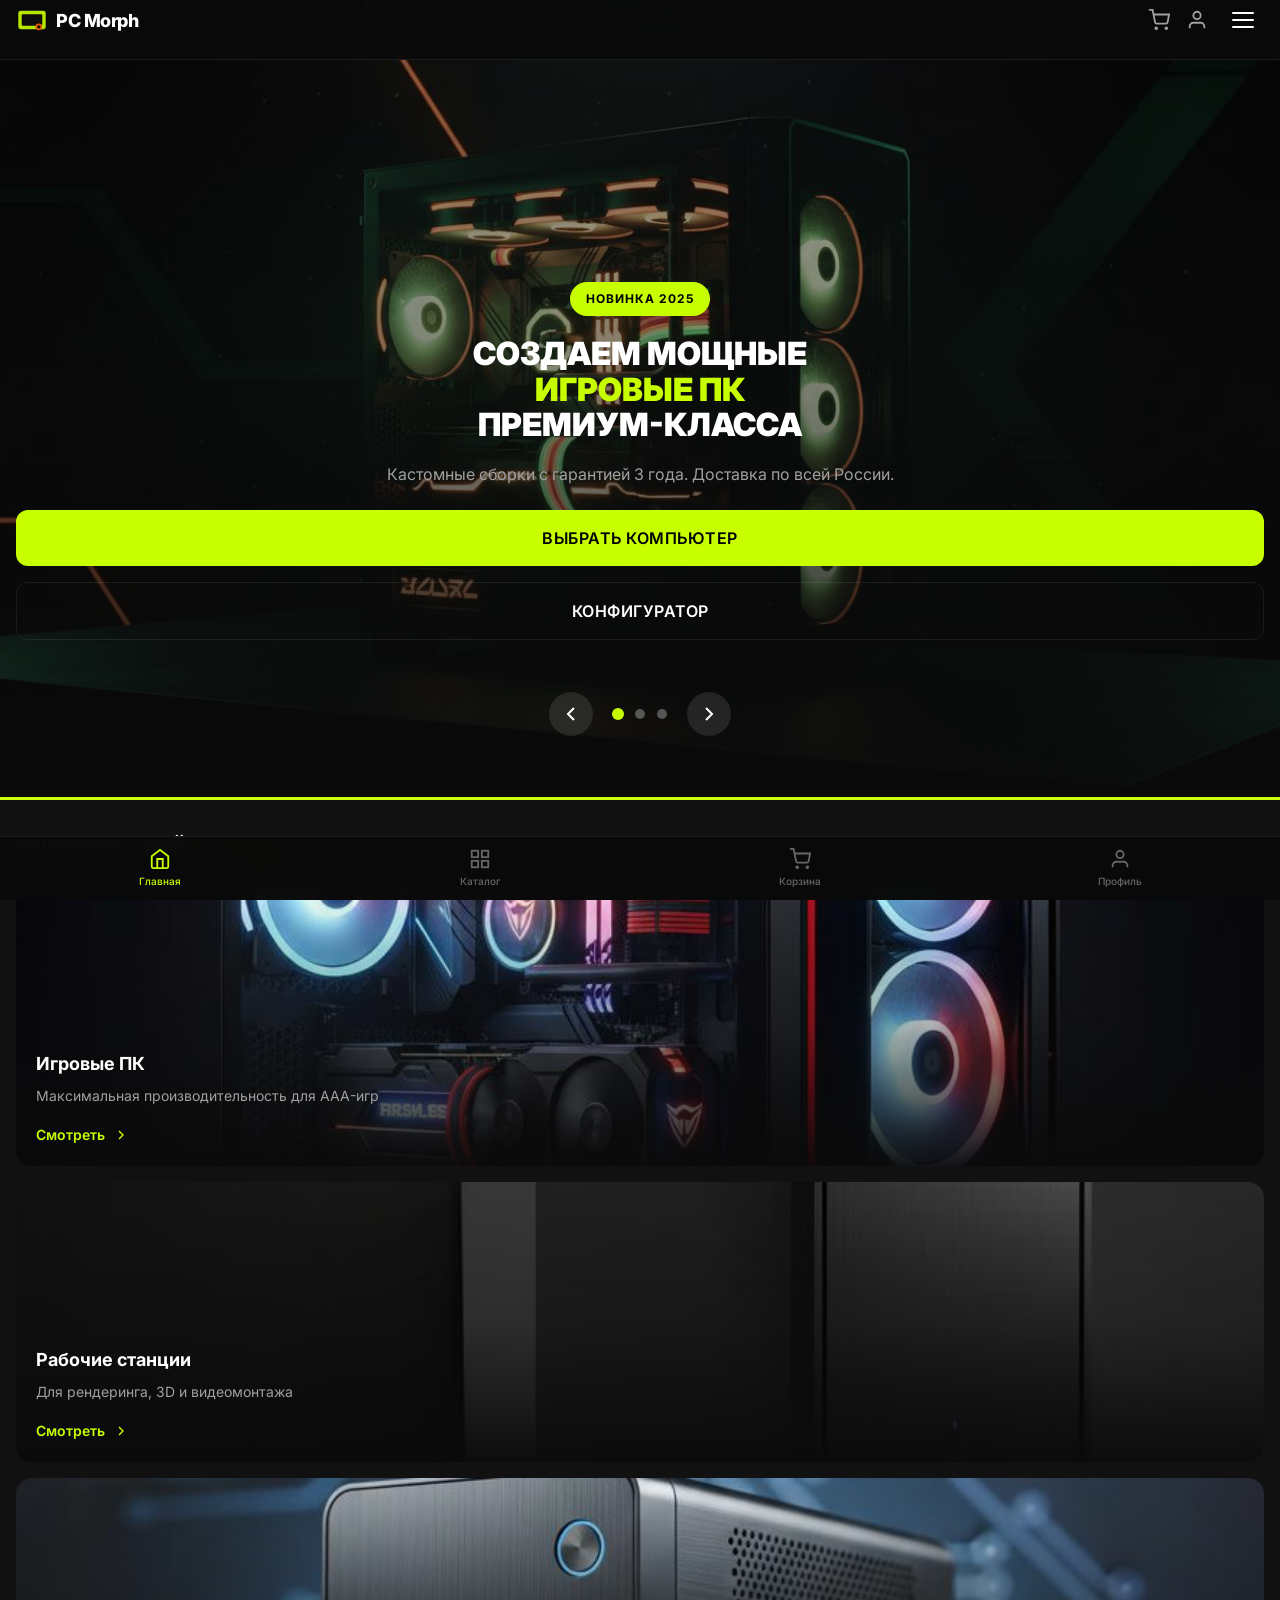
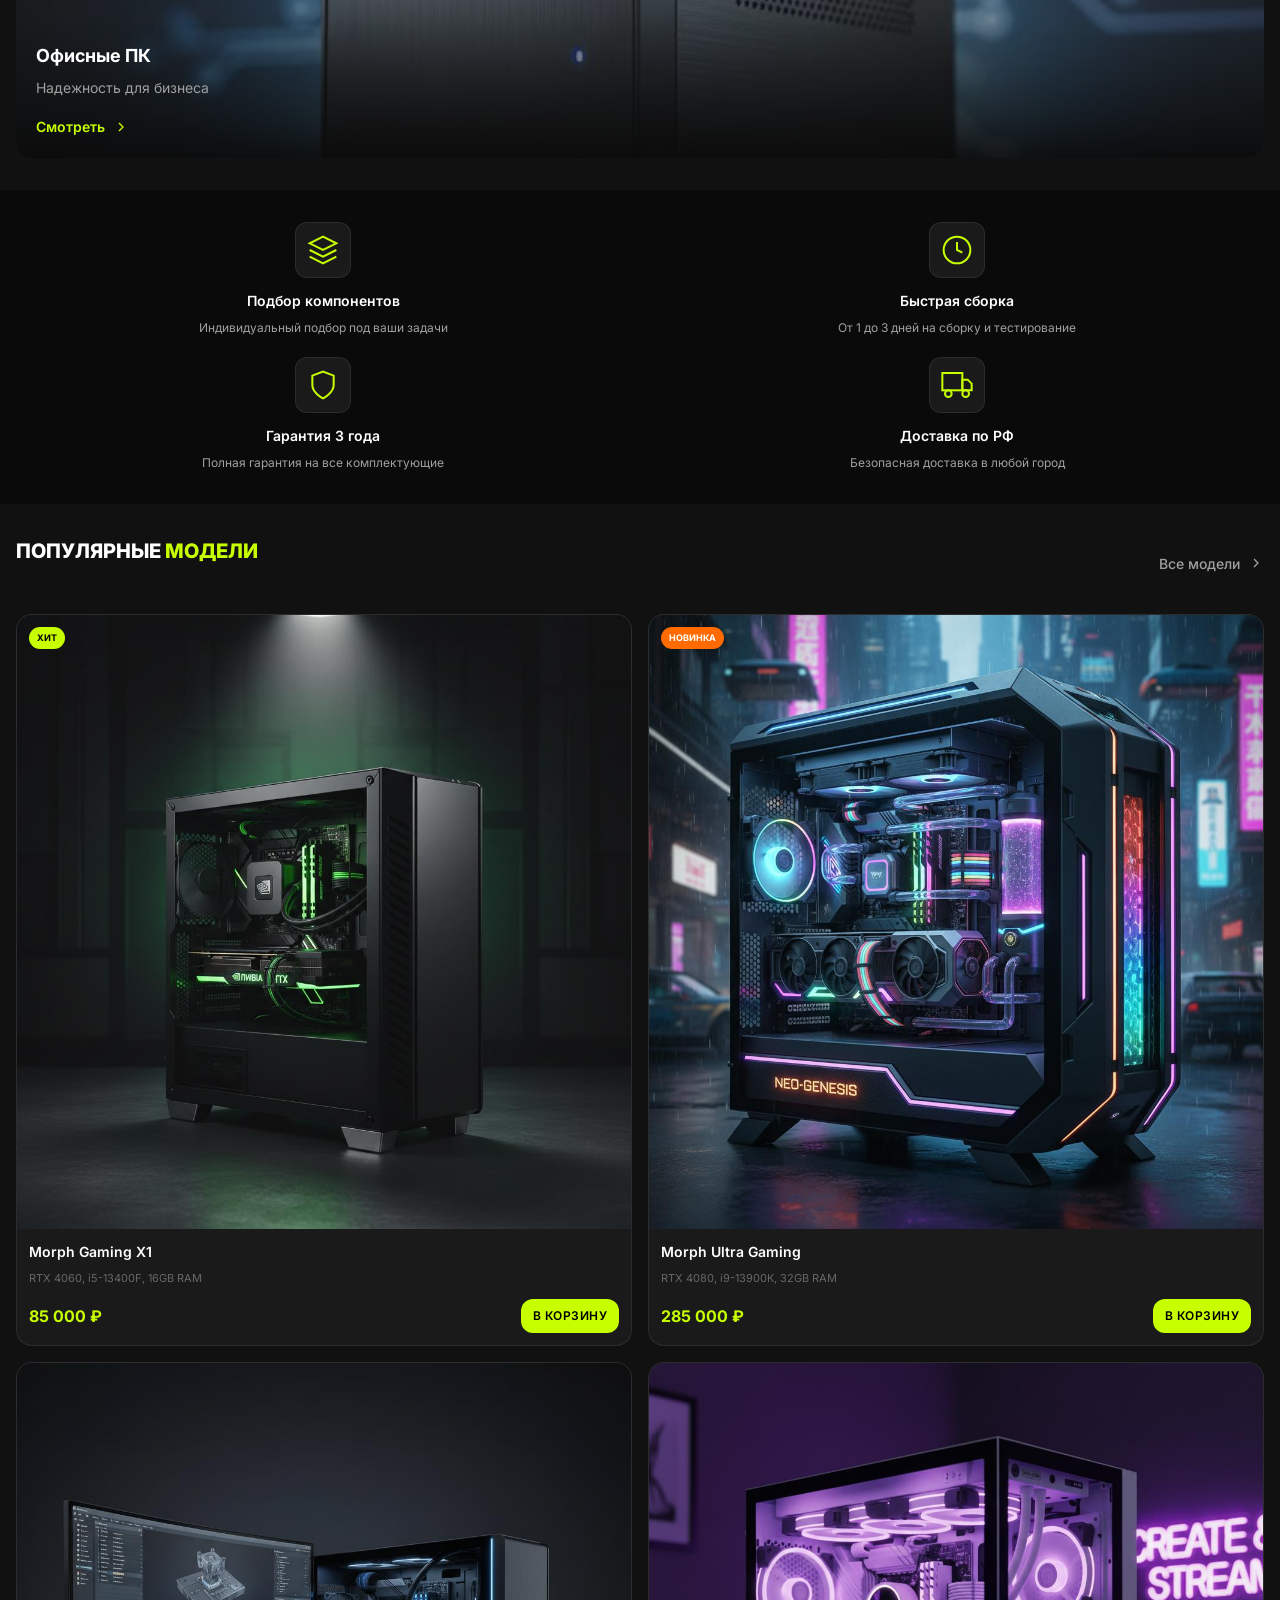
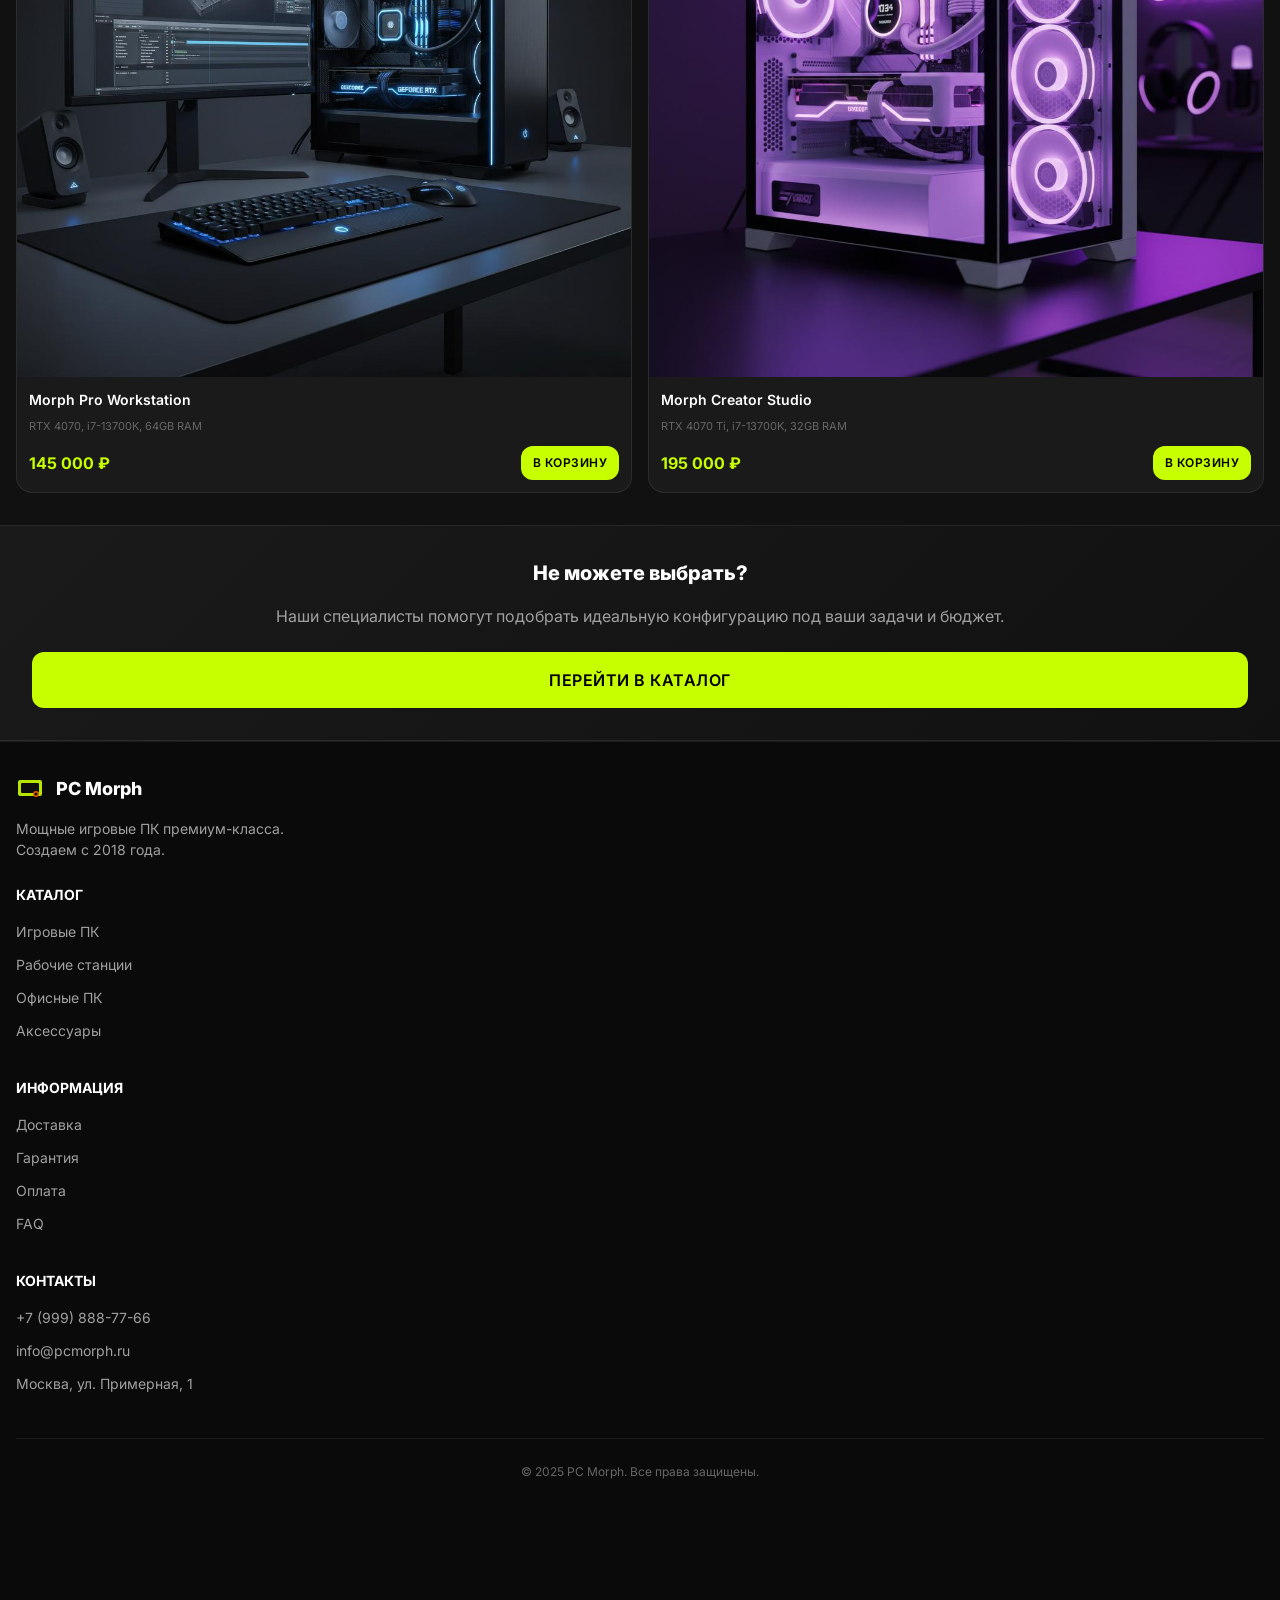
<file: index.html>
<!DOCTYPE html>
<html lang="ru">
<head>
    <meta charset="UTF-8">
    <meta name="viewport" content="width=device-width, initial-scale=1.0, maximum-scale=1.0, user-scalable=no">
    <meta name="theme-color" content="#0d0d0d">
    <meta name="apple-mobile-web-app-capable" content="yes">
    <meta name="apple-mobile-web-app-status-bar-style" content="black-translucent">
    
    <!-- SEO Meta Tags -->
    <title>PC Morph — Мощные игровые ПК премиум-класса под заказ из Казани</title>
    <meta name="description" content="Кастомные игровые ПК и рабочие станции премиум-класса. Гарантия 3 года, доставка по всей России. RTX 4060, 4070, 4080. Сборка от 1 дня.">
    <meta name="keywords" content="игровой компьютер, купить игровой ПК, мощный компьютер, RTX 4080, игровой ПК на заказ, рабочая станция, компьютер для игр, PC Morph">
    
    <!-- Open Graph -->
    <meta property="og:title" content="PC Morph — Мощные игровые ПК премиум-класса">
    <meta property="og:description" content="Кастомные сборки с гарантией 3 года. Доставка по всей России.">
    <meta property="og:type" content="website">
    <meta property="og:url" content="https://pcmorph.ru/">
    
    <link rel="stylesheet" href="style.css">
    <link rel="preconnect" href="https://fonts.googleapis.com">
    <link rel="preconnect" href="https://fonts.gstatic.com" crossorigin>
    <link href="https://fonts.googleapis.com/css2?family=Inter:wght@400;500;600;700;800;900&display=swap" rel="stylesheet">
</head>
<body>
    <!-- Header -->
    <header class="header">
        <div class="container">
            <div class="header__inner">
                <a href="index.html" class="logo">
                    <svg width="32" height="32" viewBox="0 0 28 28" fill="none" xmlns="http://www.w3.org/2000/svg">
                        <rect x="2" y="6" width="24" height="16" rx="2" fill="#b8e600"/>
                        <rect x="5" y="9" width="18" height="10" rx="1" fill="#0d0d0d"/>
                        <circle cx="20" cy="20" r="3" fill="#e65c00"/>
                        <circle cx="20" cy="20" r="1.5" fill="#0d0d0d"/>
                    </svg>
                    PC Morph
                </a>
                <div class="header__actions">
                    <a href="cart.html" class="header__icon">
                        <svg width="22" height="22" viewBox="0 0 24 24" fill="none" stroke="currentColor" stroke-width="2">
                            <circle cx="9" cy="21" r="1"/>
                            <circle cx="20" cy="21" r="1"/>
                            <path d="M1 1h4l2.68 13.39a2 2 0 0 0 2 1.61h9.72a2 2 0 0 0 2-1.61L23 6H6"/>
                        </svg>
                    </a>
                    <a href="profile.html" class="header__icon">
                        <svg width="22" height="22" viewBox="0 0 24 24" fill="none" stroke="currentColor" stroke-width="2">
                            <path d="M20 21v-2a4 4 0 0 0-4-4H8a4 4 0 0 0-4 4v2"/>
                            <circle cx="12" cy="7" r="4"/>
                        </svg>
                    </a>
                    <button class="mobile-menu-btn" id="menuBtn" aria-label="Menu">
                        <span></span>
                        <span></span>
                        <span></span>
                    </button>
                </div>
            </div>
        </div>
    </header>

    <!-- Mobile Menu -->
    <nav class="mobile-menu" id="mobileMenu">
        <a href="index.html" class="mobile-menu__link active">Главная</a>
        <a href="catalog.html" class="mobile-menu__link">Каталог</a>
        <a href="cart.html" class="mobile-menu__link">Корзина</a>
        <a href="profile.html" class="mobile-menu__link">Профиль</a>
    </nav>

    <!-- Hero Slider -->
    <section class="hero-slider">
        <div class="slider-container" id="slider">
            <!-- Slide 1 -->
            <div class="slide active" data-slide="0">
                <div class="slide__image">
                    <img src="img/slide1.jpg" alt="Gaming PC">
                </div>
                <div class="slide__overlay"></div>
                <div class="slide__content">
                    <span class="slide__badge">Новинка 2025</span>
                    <h1 class="slide__title">Создаем мощные<br><span>игровые ПК</span><br>премиум-класса</h1>
                    <p class="slide__desc">Кастомные сборки с гарантией 3 года. Доставка по всей России.</p>
                    <div class="slide__actions">
                        <a href="catalog.html" class="btn btn--primary btn--large">Выбрать компьютер</a>
                        <a href="catalog.html" class="btn btn--outline btn--large">Конфигуратор</a>
                    </div>
                </div>
            </div>
            
            <!-- Slide 2 -->
            <div class="slide" data-slide="1">
                <div class="slide__image">
                    <img src="img/slide2.jpg" alt="Workstation">
                </div>
                <div class="slide__overlay"></div>
                <div class="slide__content">
                    <span class="slide__badge">Для профессионалов</span>
                    <h1 class="slide__title">Рабочие станции<br><span>для рендеринга</span><br>и 3D моделирования</h1>
                    <p class="slide__desc">Максимальная производительность для ваших проектов.</p>
                    <div class="slide__actions">
                        <a href="catalog.html" class="btn btn--primary btn--large">Смотреть модели</a>
                    </div>
                </div>
            </div>
            
            <!-- Slide 3 -->
            <div class="slide" data-slide="2">
                <div class="slide__image">
                    <img src="img/slide3.jpg" alt="Custom Build">
                </div>
                <div class="slide__overlay"></div>
                <div class="slide__content">
                    <span class="slide__badge">Индивидуально</span>
                    <h1 class="slide__title">Сборка ПК<br><span>под ваши</span><br>задачи</h1>
                    <p class="slide__desc">Подберем компоненты под любой бюджет и требования.</p>
                    <div class="slide__actions">
                        <a href="catalog.html" class="btn btn--primary btn--large">Начать сборку</a>
                    </div>
                </div>
            </div>
        </div>
        
        <!-- Slider Controls -->
        <div class="slider-controls">
            <button class="slider-arrow slider-arrow--prev" id="sliderPrev">
                <svg width="24" height="24" viewBox="0 0 24 24" fill="none" stroke="currentColor" stroke-width="2">
                    <polyline points="15 18 9 12 15 6"/>
                </svg>
            </button>
            <div class="slider-dots" id="sliderDots">
                <button class="slider-dot active" data-slide="0"></button>
                <button class="slider-dot" data-slide="1"></button>
                <button class="slider-dot" data-slide="2"></button>
            </div>
            <button class="slider-arrow slider-arrow--next" id="sliderNext">
                <svg width="24" height="24" viewBox="0 0 24 24" fill="none" stroke="currentColor" stroke-width="2">
                    <polyline points="9 18 15 12 9 6"/>
                </svg>
            </button>
        </div>
        
        <!-- Slider Progress -->
        <div class="slider-progress">
            <div class="slider-progress__bar" id="sliderProgress"></div>
        </div>
    </section>

    <!-- Categories Section -->
    <section class="categories">
        <div class="container">
            <h2 class="section-title">Выберите свой <span>PC Morph</span></h2>
            <div class="categories__grid">
                <a href="catalog.html" class="category-card">
                    <div class="category-card__image">
                        <img src="img/category-gaming.jpg" alt="Игровые ПК">
                    </div>
                    <div class="category-card__overlay"></div>
                    <div class="category-card__content">
                        <h3 class="category-card__title">Игровые ПК</h3>
                        <p class="category-card__desc">Максимальная производительность для AAA-игр</p>
                        <span class="category-card__link">Смотреть <svg width="16" height="16" viewBox="0 0 24 24" fill="none" stroke="currentColor" stroke-width="2"><polyline points="9 18 15 12 9 6"/></svg></span>
                    </div>
                </a>
                <a href="catalog.html" class="category-card">
                    <div class="category-card__image">
                        <img src="img/category-workstation.jpg" alt="Рабочие станции">
                    </div>
                    <div class="category-card__overlay"></div>
                    <div class="category-card__content">
                        <h3 class="category-card__title">Рабочие станции</h3>
                        <p class="category-card__desc">Для рендеринга, 3D и видеомонтажа</p>
                        <span class="category-card__link">Смотреть <svg width="16" height="16" viewBox="0 0 24 24" fill="none" stroke="currentColor" stroke-width="2"><polyline points="9 18 15 12 9 6"/></svg></span>
                    </div>
                </a>
                <a href="catalog.html" class="category-card">
                    <div class="category-card__image">
                        <img src="img/category-office.jpg" alt="Офисные ПК">
                    </div>
                    <div class="category-card__overlay"></div>
                    <div class="category-card__content">
                        <h3 class="category-card__title">Офисные ПК</h3>
                        <p class="category-card__desc">Надежность для бизнеса</p>
                        <span class="category-card__link">Смотреть <svg width="16" height="16" viewBox="0 0 24 24" fill="none" stroke="currentColor" stroke-width="2"><polyline points="9 18 15 12 9 6"/></svg></span>
                    </div>
                </a>
            </div>
        </div>
    </section>

    <!-- Features Section -->
    <section class="features-section">
        <div class="container">
            <div class="features__grid">
                <div class="feature-item">
                    <div class="feature-item__icon">
                        <svg width="32" height="32" viewBox="0 0 24 24" fill="none" stroke="currentColor" stroke-width="1.5">
                            <path d="M12 2L2 7l10 5 10-5-10-5zM2 17l10 5 10-5M2 12l10 5 10-5"/>
                        </svg>
                    </div>
                    <h4 class="feature-item__title">Подбор компонентов</h4>
                    <p class="feature-item__desc">Индивидуальный подбор под ваши задачи</p>
                </div>
                <div class="feature-item">
                    <div class="feature-item__icon">
                        <svg width="32" height="32" viewBox="0 0 24 24" fill="none" stroke="currentColor" stroke-width="1.5">
                            <circle cx="12" cy="12" r="10"/>
                            <polyline points="12 6 12 12 16 14"/>
                        </svg>
                    </div>
                    <h4 class="feature-item__title">Быстрая сборка</h4>
                    <p class="feature-item__desc">От 1 до 3 дней на сборку и тестирование</p>
                </div>
                <div class="feature-item">
                    <div class="feature-item__icon">
                        <svg width="32" height="32" viewBox="0 0 24 24" fill="none" stroke="currentColor" stroke-width="1.5">
                            <path d="M12 22s8-4 8-10V5l-8-3-8 3v7c0 6 8 10 8 10z"/>
                        </svg>
                    </div>
                    <h4 class="feature-item__title">Гарантия 3 года</h4>
                    <p class="feature-item__desc">Полная гарантия на все комплектующие</p>
                </div>
                <div class="feature-item">
                    <div class="feature-item__icon">
                        <svg width="32" height="32" viewBox="0 0 24 24" fill="none" stroke="currentColor" stroke-width="1.5">
                            <rect x="1" y="3" width="15" height="13"/>
                            <polygon points="16 8 20 8 23 11 23 16 16 16 16 8"/>
                            <circle cx="5.5" cy="18.5" r="2.5"/>
                            <circle cx="18.5" cy="18.5" r="2.5"/>
                        </svg>
                    </div>
                    <h4 class="feature-item__title">Доставка по РФ</h4>
                    <p class="feature-item__desc">Безопасная доставка в любой город</p>
                </div>
            </div>
        </div>
    </section>

    <!-- Popular Products -->
    <section class="popular-products">
        <div class="container">
            <div class="section-header">
                <h2 class="section-title">Популярные <span>модели</span></h2>
                <a href="catalog.html" class="section-link">Все модели <svg width="16" height="16" viewBox="0 0 24 24" fill="none" stroke="currentColor" stroke-width="2"><polyline points="9 18 15 12 9 6"/></svg></a>
            </div>
            <div class="products__grid">
                <a href="product.html" class="product-card">
                    <div class="product-card__badge">Хит</div>
                    <div class="product-card__image">
                        <img src="img/pc-gaming-x1.jpg" alt="Morph Gaming X1">
                    </div>
                    <div class="product-card__content">
                        <h3 class="product-card__name">Morph Gaming X1</h3>
                        <p class="product-card__specs">RTX 4060, i5-13400F, 16GB RAM</p>
                        <div class="product-card__footer">
                            <span class="product-card__price">85 000 ₽</span>
                            <span class="btn btn--small" onclick="event.preventDefault(); event.stopPropagation(); addToCart('Morph Gaming X1')">В корзину</span>
                        </div>
                    </div>
                </a>
                <a href="product.html" class="product-card">
                    <div class="product-card__badge badge--new">Новинка</div>
                    <div class="product-card__image">
                        <img src="img/pc-ultra-gaming.jpg" alt="Morph Ultra Gaming">
                    </div>
                    <div class="product-card__content">
                        <h3 class="product-card__name">Morph Ultra Gaming</h3>
                        <p class="product-card__specs">RTX 4080, i9-13900K, 32GB RAM</p>
                        <div class="product-card__footer">
                            <span class="product-card__price">285 000 ₽</span>
                            <span class="btn btn--small" onclick="event.preventDefault(); event.stopPropagation(); addToCart('Morph Ultra Gaming')">В корзину</span>
                        </div>
                    </div>
                </a>
                <a href="product.html" class="product-card">
                    <div class="product-card__image">
                        <img src="img/pc-pro-workstation.jpg" alt="Morph Pro Workstation">
                    </div>
                    <div class="product-card__content">
                        <h3 class="product-card__name">Morph Pro Workstation</h3>
                        <p class="product-card__specs">RTX 4070, i7-13700K, 64GB RAM</p>
                        <div class="product-card__footer">
                            <span class="product-card__price">145 000 ₽</span>
                            <span class="btn btn--small" onclick="event.preventDefault(); event.stopPropagation(); addToCart('Morph Pro Workstation')">В корзину</span>
                        </div>
                    </div>
                </a>
                <a href="product.html" class="product-card">
                    <div class="product-card__image">
                        <img src="img/pc-creator-studio.jpg" alt="Morph Creator Studio">
                    </div>
                    <div class="product-card__content">
                        <h3 class="product-card__name">Morph Creator Studio</h3>
                        <p class="product-card__specs">RTX 4070 Ti, i7-13700K, 32GB RAM</p>
                        <div class="product-card__footer">
                            <span class="product-card__price">195 000 ₽</span>
                            <span class="btn btn--small" onclick="event.preventDefault(); event.stopPropagation(); addToCart('Morph Creator Studio')">В корзину</span>
                        </div>
                    </div>
                </a>
            </div>
        </div>
    </section>

    <!-- CTA Section -->
    <section class="cta-section">
        <div class="container">
            <div class="cta__content">
                <h2 class="cta__title">Не можете выбрать?</h2>
                <p class="cta__desc">Наши специалисты помогут подобрать идеальную конфигурацию под ваши задачи и бюджет.</p>
                <a href="catalog.html" class="btn btn--primary btn--large">Перейти в каталог</a>
            </div>
        </div>
    </section>

    <!-- Footer -->
    <footer class="footer">
        <div class="container">
            <div class="footer__grid">
                <div class="footer__col">
                    <a href="index.html" class="footer__logo">
                        <svg width="28" height="28" viewBox="0 0 28 28" fill="none" xmlns="http://www.w3.org/2000/svg">
                            <rect x="2" y="6" width="24" height="16" rx="2" fill="#b8e600"/>
                            <rect x="5" y="9" width="18" height="10" rx="1" fill="#0d0d0d"/>
                            <circle cx="20" cy="20" r="3" fill="#e65c00"/>
                            <circle cx="20" cy="20" r="1.5" fill="#0d0d0d"/>
                        </svg>
                        PC Morph
                    </a>
                    <p class="footer__text">Мощные игровые ПК премиум-класса. Создаем с 2018 года.</p>
                </div>
                <div class="footer__col">
                    <h4 class="footer__title">Каталог</h4>
                    <ul class="footer__links">
                        <li><a href="catalog.html">Игровые ПК</a></li>
                        <li><a href="catalog.html">Рабочие станции</a></li>
                        <li><a href="catalog.html">Офисные ПК</a></li>
                        <li><a href="catalog.html">Аксессуары</a></li>
                    </ul>
                </div>
                <div class="footer__col">
                    <h4 class="footer__title">Информация</h4>
                    <ul class="footer__links">
                        <li><a href="catalog.html">Доставка</a></li>
                        <li><a href="catalog.html">Гарантия</a></li>
                        <li><a href="catalog.html">Оплата</a></li>
                        <li><a href="catalog.html">FAQ</a></li>
                    </ul>
                </div>
                <div class="footer__col">
                    <h4 class="footer__title">Контакты</h4>
                    <ul class="footer__links">
                        <li>+7 (999) 888-77-66</li>
                        <li>info@pcmorph.ru</li>
                        <li>Москва, ул. Примерная, 1</li>
                    </ul>
                </div>
            </div>
            <div class="footer__bottom">
                <p>&copy; 2025 PC Morph. Все права защищены.</p>
            </div>
        </div>
    </footer>

    <!-- Bottom Navigation (Mobile) -->
    <nav class="bottom-nav">
        <a href="index.html" class="bottom-nav__item active">
            <svg class="bottom-nav__icon" viewBox="0 0 24 24" fill="none" stroke="currentColor" stroke-width="2">
                <path d="M3 9l9-7 9 7v11a2 2 0 0 1-2 2H5a2 2 0 0 1-2-2z"/>
                <polyline points="9 22 9 12 15 12 15 22"/>
            </svg>
            <span class="bottom-nav__label">Главная</span>
        </a>
        <a href="catalog.html" class="bottom-nav__item">
            <svg class="bottom-nav__icon" viewBox="0 0 24 24" fill="none" stroke="currentColor" stroke-width="2">
                <rect x="3" y="3" width="7" height="7"/>
                <rect x="14" y="3" width="7" height="7"/>
                <rect x="14" y="14" width="7" height="7"/>
                <rect x="3" y="14" width="7" height="7"/>
            </svg>
            <span class="bottom-nav__label">Каталог</span>
        </a>
        <a href="cart.html" class="bottom-nav__item">
            <svg class="bottom-nav__icon" viewBox="0 0 24 24" fill="none" stroke="currentColor" stroke-width="2">
                <circle cx="9" cy="21" r="1"/>
                <circle cx="20" cy="21" r="1"/>
                <path d="M1 1h4l2.68 13.39a2 2 0 0 0 2 1.61h9.72a2 2 0 0 0 2-1.61L23 6H6"/>
            </svg>
            <span class="bottom-nav__label">Корзина</span>
        </a>
        <a href="profile.html" class="bottom-nav__item">
            <svg class="bottom-nav__icon" viewBox="0 0 24 24" fill="none" stroke="currentColor" stroke-width="2">
                <path d="M20 21v-2a4 4 0 0 0-4-4H8a4 4 0 0 0-4 4v2"/>
                <circle cx="12" cy="7" r="4"/>
            </svg>
            <span class="bottom-nav__label">Профиль</span>
        </a>
    </nav>

    <script src="main.js"></script>
    <script>
        // Hero Slider
        const slider = document.getElementById('slider');
        const slides = document.querySelectorAll('.slide');
        const dots = document.querySelectorAll('.slider-dot');
        const prevBtn = document.getElementById('sliderPrev');
        const nextBtn = document.getElementById('sliderNext');
        const progressBar = document.getElementById('sliderProgress');
        
        let currentSlide = 0;
        let slideInterval;
        const slideDuration = 6000;
        
        function goToSlide(index) {
            slides.forEach((slide, i) => {
                slide.classList.toggle('active', i === index);
            });
            dots.forEach((dot, i) => {
                dot.classList.toggle('active', i === index);
            });
            currentSlide = index;
            resetProgress();
        }
        
        function nextSlide() {
            const next = (currentSlide + 1) % slides.length;
            goToSlide(next);
        }
        
        function prevSlide() {
            const prev = (currentSlide - 1 + slides.length) % slides.length;
            goToSlide(prev);
        }
        
        function resetProgress() {
            progressBar.style.transition = 'none';
            progressBar.style.width = '0%';
            setTimeout(() => {
                progressBar.style.transition = `width ${slideDuration}ms linear`;
                progressBar.style.width = '100%';
            }, 50);
        }
        
        function startSlider() {
            resetProgress();
            slideInterval = setInterval(nextSlide, slideDuration);
        }
        
        function stopSlider() {
            clearInterval(slideInterval);
        }
        
        prevBtn.addEventListener('click', () => {
            stopSlider();
            prevSlide();
            startSlider();
        });
        
        nextBtn.addEventListener('click', () => {
            stopSlider();
            nextSlide();
            startSlider();
        });
        
        dots.forEach((dot, index) => {
            dot.addEventListener('click', () => {
                stopSlider();
                goToSlide(index);
                startSlider();
            });
        });
        
        // Start slider
        startSlider();
    </script>
</body>
</html>
</file>
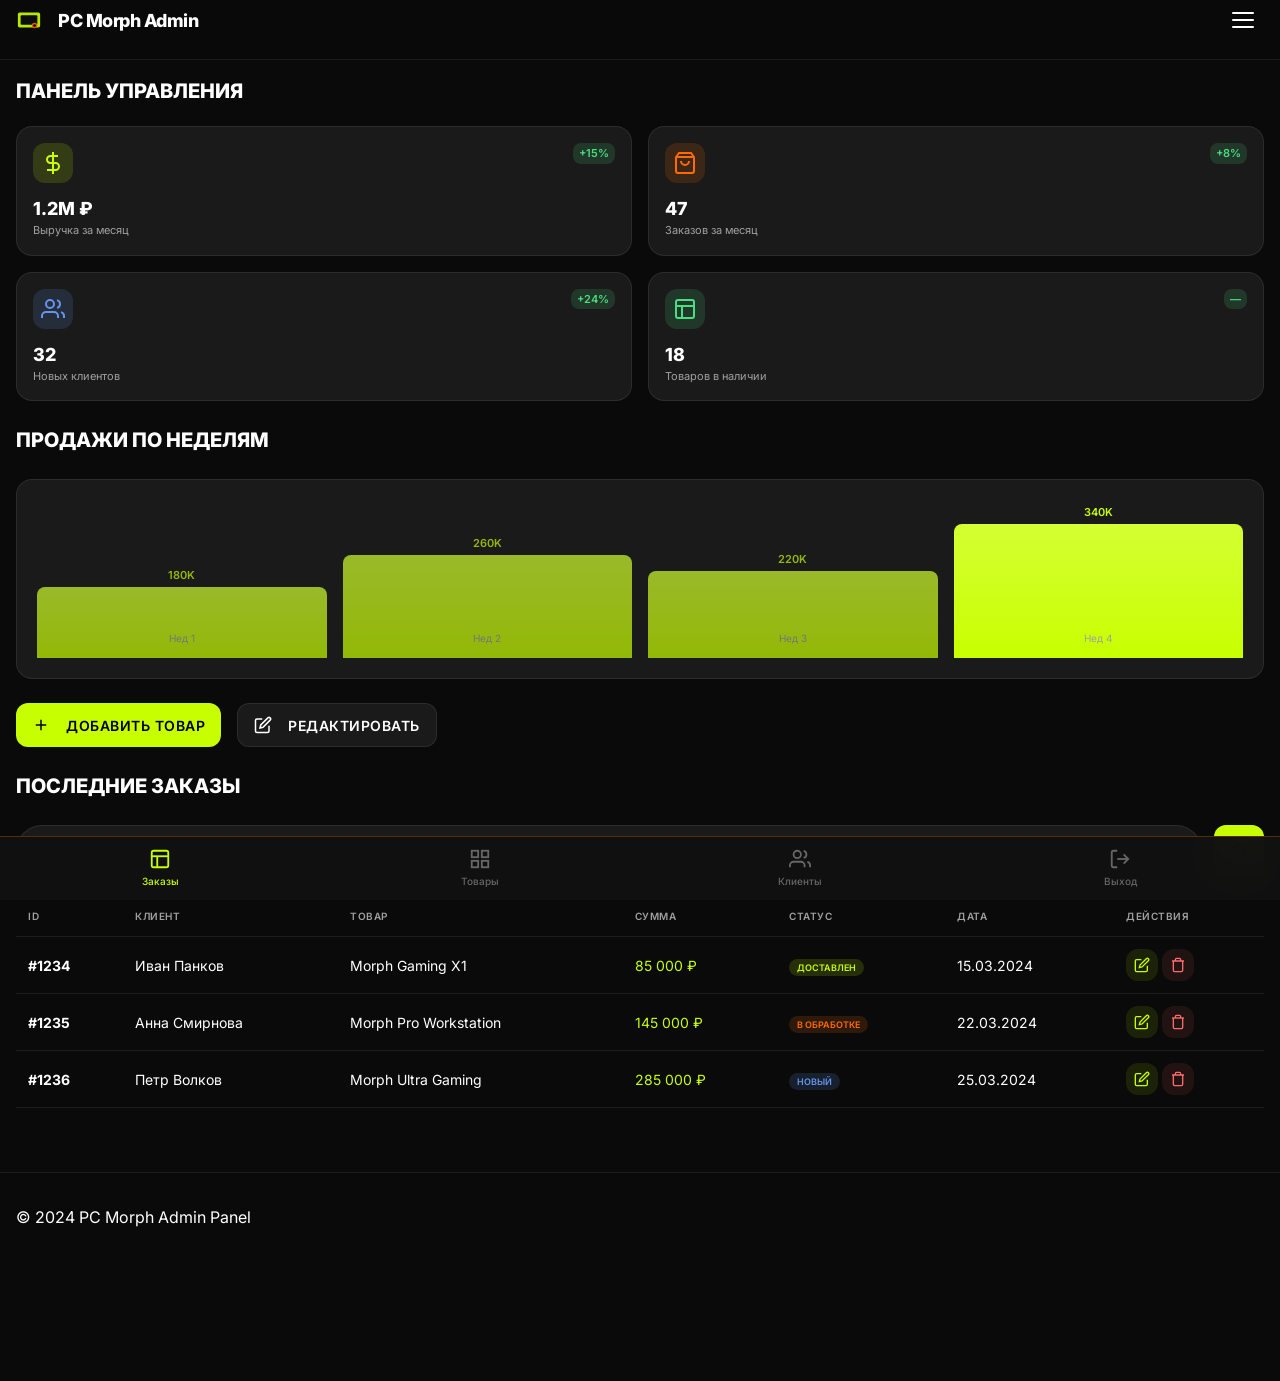
<file: admin.html>
<!DOCTYPE html>
<html lang="ru">
<head>
    <meta charset="UTF-8">
    <meta name="viewport" content="width=device-width, initial-scale=1.0, maximum-scale=1.0, user-scalable=no">
    <meta name="theme-color" content="#111111">
    <meta name="apple-mobile-web-app-capable" content="yes">
    <meta name="apple-mobile-web-app-status-bar-style" content="black-translucent">
    <!-- Robots -->
    <meta name="robots" content="noindex, nofollow">
    
    <link rel="stylesheet" href="style.css">
    <link rel="preconnect" href="https://fonts.googleapis.com">
    <link rel="preconnect" href="https://fonts.gstatic.com" crossorigin>
    <link href="https://fonts.googleapis.com/css2?family=Inter:wght@400;500;600;700;800;900&display=swap" rel="stylesheet">
</head>
<body>
    <header class="header header--admin">
        <div class="container">
            <div class="header__inner">
                <a href="index.html" class="logo"><svg width="26" height="26" viewBox="0 0 28 28" fill="none" xmlns="http://www.w3.org/2000/svg" style="margin-right:8px;vertical-align:middle;display:inline-block;"><rect x="2" y="6" width="24" height="16" rx="2" fill="#b8e600"/><rect x="5" y="9" width="18" height="10" rx="1" fill="#0d0d0d"/><circle cx="20" cy="20" r="3" fill="#e65c00"/><circle cx="20" cy="20" r="1.5" fill="#0d0d0d"/></svg>PC Morph Admin</a>
                <button class="mobile-menu-btn" id="menuBtn" aria-label="Menu">
                    <span></span>
                    <span></span>
                    <span></span>
                </button>
            </div>
        </div>
    </header>

    <nav class="mobile-menu" id="mobileMenu">
        <a href="admin.html" class="mobile-menu__link active">Заказы</a>
        <a href="catalog.html" class="mobile-menu__link">Товары</a>
        <a href="index.html" class="mobile-menu__link">На сайт</a>
    </nav>

    <main>
        <section class="admin">
            <div class="container">
                <h1 class="page-title">Панель управления</h1>
                
                <!-- Dashboard Stats -->
                <div class="dashboard">
                    <div class="dashboard__card">
                        <div class="dashboard__icon" style="background: rgba(200, 255, 0, 0.15); color: #c8ff00;">
                            <svg width="24" height="24" viewBox="0 0 24 24" fill="none" stroke="currentColor" stroke-width="2">
                                <line x1="12" y1="1" x2="12" y2="23"/>
                                <path d="M17 5H9.5a3.5 3.5 0 0 0 0 7h5a3.5 3.5 0 0 1 0 7H6"/>
                            </svg>
                        </div>
                        <div class="dashboard__info">
                            <span class="dashboard__value">1.2M ₽</span>
                            <span class="dashboard__label">Выручка за месяц</span>
                        </div>
                        <span class="dashboard__change positive">+15%</span>
                    </div>
                    
                    <div class="dashboard__card">
                        <div class="dashboard__icon" style="background: rgba(255, 107, 0, 0.15); color: #ff6b00;">
                            <svg width="24" height="24" viewBox="0 0 24 24" fill="none" stroke="currentColor" stroke-width="2">
                                <path d="M6 2L3 6v14a2 2 0 0 0 2 2h14a2 2 0 0 0 2-2V6l-3-4z"/>
                                <line x1="3" y1="6" x2="21" y2="6"/>
                                <path d="M16 10a4 4 0 0 1-8 0"/>
                            </svg>
                        </div>
                        <div class="dashboard__info">
                            <span class="dashboard__value">47</span>
                            <span class="dashboard__label">Заказов за месяц</span>
                        </div>
                        <span class="dashboard__change positive">+8%</span>
                    </div>
                    
                    <div class="dashboard__card">
                        <div class="dashboard__icon" style="background: rgba(100, 149, 237, 0.15); color: cornflowerblue;">
                            <svg width="24" height="24" viewBox="0 0 24 24" fill="none" stroke="currentColor" stroke-width="2">
                                <path d="M17 21v-2a4 4 0 0 0-4-4H5a4 4 0 0 0-4 4v2"/>
                                <circle cx="9" cy="7" r="4"/>
                                <path d="M23 21v-2a4 4 0 0 0-3-3.87"/>
                                <path d="M16 3.13a4 4 0 0 1 0 7.75"/>
                            </svg>
                        </div>
                        <div class="dashboard__info">
                            <span class="dashboard__value">32</span>
                            <span class="dashboard__label">Новых клиентов</span>
                        </div>
                        <span class="dashboard__change positive">+24%</span>
                    </div>
                    
                    <div class="dashboard__card">
                        <div class="dashboard__icon" style="background: rgba(74, 222, 128, 0.15); color: #4ade80;">
                            <svg width="24" height="24" viewBox="0 0 24 24" fill="none" stroke="currentColor" stroke-width="2">
                                <rect x="3" y="3" width="18" height="18" rx="2" ry="2"/>
                                <line x1="3" y1="9" x2="21" y2="9"/>
                                <line x1="9" y1="21" x2="9" y2="9"/>
                            </svg>
                        </div>
                        <div class="dashboard__info">
                            <span class="dashboard__value">18</span>
                            <span class="dashboard__label">Товаров в наличии</span>
                        </div>
                        <span class="dashboard__change">—</span>
                    </div>
                </div>

                <!-- Sales Chart -->
                <div class="chart-section">
                    <h2 class="section-title">Продажи по неделям</h2>
                    <div class="chart-container">
                        <div class="chart-bars">
                            <div class="chart-bar" style="height: 45%;">
                                <span class="chart-value">180K</span>
                                <span class="chart-label">Нед 1</span>
                            </div>
                            <div class="chart-bar" style="height: 65%;">
                                <span class="chart-value">260K</span>
                                <span class="chart-label">Нед 2</span>
                            </div>
                            <div class="chart-bar" style="height: 55%;">
                                <span class="chart-value">220K</span>
                                <span class="chart-label">Нед 3</span>
                            </div>
                            <div class="chart-bar active" style="height: 85%;">
                                <span class="chart-value">340K</span>
                                <span class="chart-label">Нед 4</span>
                            </div>
                        </div>
                    </div>
                </div>

                <!-- Action Buttons -->
                <div class="admin__actions">
                    <button class="btn btn--primary" onclick="showAddProductModal()">
                        <svg width="18" height="18" viewBox="0 0 24 24" fill="none" stroke="currentColor" stroke-width="2" style="margin-right: 8px;">
                            <line x1="12" y1="5" x2="12" y2="19"/>
                            <line x1="5" y1="12" x2="19" y2="12"/>
                        </svg>
                        Добавить товар
                    </button>
                    <button class="btn btn--secondary" onclick="showAddProductModal()">
                        <svg width="18" height="18" viewBox="0 0 24 24" fill="none" stroke="currentColor" stroke-width="2" style="margin-right: 8px;">
                            <path d="M11 4H4a2 2 0 0 0-2 2v14a2 2 0 0 0 2 2h14a2 2 0 0 0 2-2v-7"/>
                            <path d="M18.5 2.5a2.121 2.121 0 0 1 3 3L12 15l-4 1 1-4 9.5-9.5z"/>
                        </svg>
                        Редактировать
                    </button>
                </div>

                <!-- Orders Table -->
                <h2 class="section-title">Последние заказы</h2>
                
                <div class="admin__search">
                    <input type="text" class="search__input" placeholder="Поиск по ID, клиенту...">
                    <button class="btn btn--primary">
                        <svg width="18" height="18" viewBox="0 0 24 24" fill="none" stroke="currentColor" stroke-width="2.5">
                            <circle cx="11" cy="11" r="8"/>
                            <path d="m21 21-4.35-4.35"/>
                        </svg>
                    </button>
                </div>

                <div class="admin__table-wrapper">
                    <table class="admin__table">
                        <thead>
                            <tr>
                                <th>ID</th>
                                <th>Клиент</th>
                                <th>Товар</th>
                                <th>Сумма</th>
                                <th>Статус</th>
                                <th>Дата</th>
                                <th>Действия</th>
                            </tr>
                        </thead>
                        <tbody>
                            <tr>
                                <td><strong>#1234</strong></td>
                                <td>Иван Панков</td>
                                <td>Morph Gaming X1</td>
                                <td class="text-accent">85 000 ₽</td>
                                <td><span class="status-badge status--delivered">Доставлен</span></td>
                                <td>15.03.2024</td>
                                <td>
                                    <button class="btn btn--small btn--edit" onclick="editOrder(1234)" aria-label="Редактировать">
                                        <svg width="16" height="16" viewBox="0 0 24 24" fill="none" stroke="currentColor" stroke-width="2">
                                            <path d="M11 4H4a2 2 0 0 0-2 2v14a2 2 0 0 0 2 2h14a2 2 0 0 0 2-2v-7"/>
                                            <path d="M18.5 2.5a2.121 2.121 0 0 1 3 3L12 15l-4 1 1-4 9.5-9.5z"/>
                                        </svg>
                                    </button>
                                    <button class="btn btn--small btn--delete" onclick="deleteOrder(1234)" aria-label="Удалить">
                                        <svg width="16" height="16" viewBox="0 0 24 24" fill="none" stroke="currentColor" stroke-width="2">
                                            <polyline points="3 6 5 6 21 6"/>
                                            <path d="M19 6v14a2 2 0 0 1-2 2H7a2 2 0 0 1-2-2V6m3 0V4a2 2 0 0 1 2-2h4a2 2 0 0 1 2 2v2"/>
                                        </svg>
                                    </button>
                                </td>
                            </tr>
                            <tr>
                                <td><strong>#1235</strong></td>
                                <td>Анна Смирнова</td>
                                <td>Morph Pro Workstation</td>
                                <td class="text-accent">145 000 ₽</td>
                                <td><span class="status-badge status--processing">В обработке</span></td>
                                <td>22.03.2024</td>
                                <td>
                                    <button class="btn btn--small btn--edit" onclick="editOrder(1235)" aria-label="Редактировать">
                                        <svg width="16" height="16" viewBox="0 0 24 24" fill="none" stroke="currentColor" stroke-width="2">
                                            <path d="M11 4H4a2 2 0 0 0-2 2v14a2 2 0 0 0 2 2h14a2 2 0 0 0 2-2v-7"/>
                                            <path d="M18.5 2.5a2.121 2.121 0 0 1 3 3L12 15l-4 1 1-4 9.5-9.5z"/>
                                        </svg>
                                    </button>
                                    <button class="btn btn--small btn--delete" onclick="deleteOrder(1235)" aria-label="Удалить">
                                        <svg width="16" height="16" viewBox="0 0 24 24" fill="none" stroke="currentColor" stroke-width="2">
                                            <polyline points="3 6 5 6 21 6"/>
                                            <path d="M19 6v14a2 2 0 0 1-2 2H7a2 2 0 0 1-2-2V6m3 0V4a2 2 0 0 1 2-2h4a2 2 0 0 1 2 2v2"/>
                                        </svg>
                                    </button>
                                </td>
                            </tr>
                            <tr>
                                <td><strong>#1236</strong></td>
                                <td>Петр Волков</td>
                                <td>Morph Ultra Gaming</td>
                                <td class="text-accent">285 000 ₽</td>
                                <td><span class="status-badge status--new">Новый</span></td>
                                <td>25.03.2024</td>
                                <td>
                                    <button class="btn btn--small btn--edit" onclick="editOrder(1236)" aria-label="Редактировать">
                                        <svg width="16" height="16" viewBox="0 0 24 24" fill="none" stroke="currentColor" stroke-width="2">
                                            <path d="M11 4H4a2 2 0 0 0-2 2v14a2 2 0 0 0 2 2h14a2 2 0 0 0 2-2v-7"/>
                                            <path d="M18.5 2.5a2.121 2.121 0 0 1 3 3L12 15l-4 1 1-4 9.5-9.5z"/>
                                        </svg>
                                    </button>
                                    <button class="btn btn--small btn--delete" onclick="deleteOrder(1236)" aria-label="Удалить">
                                        <svg width="16" height="16" viewBox="0 0 24 24" fill="none" stroke="currentColor" stroke-width="2">
                                            <polyline points="3 6 5 6 21 6"/>
                                            <path d="M19 6v14a2 2 0 0 1-2 2H7a2 2 0 0 1-2-2V6m3 0V4a2 2 0 0 1 2-2h4a2 2 0 0 1 2 2v2"/>
                                        </svg>
                                    </button>
                                </td>
                            </tr>
                        </tbody>
                    </table>
                </div>
            </div>
        </section>
    </main>

    <nav class="bottom-nav" style="background: rgba(17, 17, 17, 0.98); border-top-color: rgba(255, 107, 0, 0.3);">
        <a href="admin.html" class="bottom-nav__item active">
            <svg class="bottom-nav__icon" viewBox="0 0 24 24" fill="none" stroke="currentColor" stroke-width="2">
                <rect x="3" y="3" width="18" height="18" rx="2" ry="2"/>
                <line x1="3" y1="9" x2="21" y2="9"/>
                <line x1="9" y1="21" x2="9" y2="9"/>
            </svg>
            <span class="bottom-nav__label">Заказы</span>
        </a>
        <a href="catalog.html" class="bottom-nav__item">
            <svg class="bottom-nav__icon" viewBox="0 0 24 24" fill="none" stroke="currentColor" stroke-width="2">
                <rect x="3" y="3" width="7" height="7"/>
                <rect x="14" y="3" width="7" height="7"/>
                <rect x="14" y="14" width="7" height="7"/>
                <rect x="3" y="14" width="7" height="7"/>
            </svg>
            <span class="bottom-nav__label">Товары</span>
        </a>
        <a href="#" class="bottom-nav__item">
            <svg class="bottom-nav__icon" viewBox="0 0 24 24" fill="none" stroke="currentColor" stroke-width="2">
                <path d="M17 21v-2a4 4 0 0 0-4-4H5a4 4 0 0 0-4 4v2"/>
                <circle cx="9" cy="7" r="4"/>
                <path d="M23 21v-2a4 4 0 0 0-3-3.87"/>
                <path d="M16 3.13a4 4 0 0 1 0 7.75"/>
            </svg>
            <span class="bottom-nav__label">Клиенты</span>
        </a>
        <a href="index.html" class="bottom-nav__item">
            <svg class="bottom-nav__icon" viewBox="0 0 24 24" fill="none" stroke="currentColor" stroke-width="2">
                <path d="M9 21H5a2 2 0 0 1-2-2V5a2 2 0 0 1 2-2h4"/>
                <polyline points="16 17 21 12 16 7"/>
                <line x1="21" y1="12" x2="9" y2="12"/>
            </svg>
            <span class="bottom-nav__label">Выход</span>
        </a>
    </nav>

    <footer class="footer">
        <div class="container">
            <p>&copy; 2024 PC Morph Admin Panel</p>
        </div>
    </footer>

    <!-- Add Product Modal -->
    <div class="modal" id="addProductModal" style="display: none;">
        <div class="modal__overlay" onclick="closeAddProductModal()"></div>
        <div class="modal__content">
            <div class="modal__header">
                <h3>Добавить товар</h3>
                <button class="modal__close" onclick="closeAddProductModal()">
                    <svg width="24" height="24" viewBox="0 0 24 24" fill="none" stroke="currentColor" stroke-width="2">
                        <line x1="18" y1="6" x2="6" y2="18"/>
                        <line x1="6" y1="6" x2="18" y2="18"/>
                    </svg>
                </button>
            </div>
            <div class="modal__body">
                <div class="form-group">
                    <label>Название товара</label>
                    <input type="text" class="form-input" placeholder="Например: Morph Gaming Pro">
                </div>
                <div class="form-group">
                    <label>Категория</label>
                    <select class="form-input">
                        <option>Игровые ПК</option>
                        <option>Рабочие станции</option>
                        <option>Офисные ПК</option>
                    </select>
                </div>
                <div class="form-row">
                    <div class="form-group">
                        <label>Цена</label>
                        <input type="number" class="form-input" placeholder="85000">
                    </div>
                    <div class="form-group">
                        <label>Количество</label>
                        <input type="number" class="form-input" placeholder="10">
                    </div>
                </div>
                <div class="form-group">
                    <label>Характеристики</label>
                    <textarea class="form-input" rows="3" placeholder="RTX 4060, i5-13400F, 16GB RAM..."></textarea>
                </div>
            </div>
            <div class="modal__footer">
                <button class="btn btn--outline" onclick="closeAddProductModal()">Отмена</button>
                <button class="btn btn--primary" onclick="saveProduct()">Сохранить</button>
            </div>
        </div>
    </div>

    <script src="main.js"></script>
    <script>
        function showAddProductModal() {
            document.getElementById('addProductModal').style.display = 'flex';
        }
        
        function closeAddProductModal() {
            document.getElementById('addProductModal').style.display = 'none';
        }
        
        function saveProduct() {
            showNotification('Товар успешно добавлен!', 'success');
            closeAddProductModal();
        }
    </script>
</body>
</html>
</file>
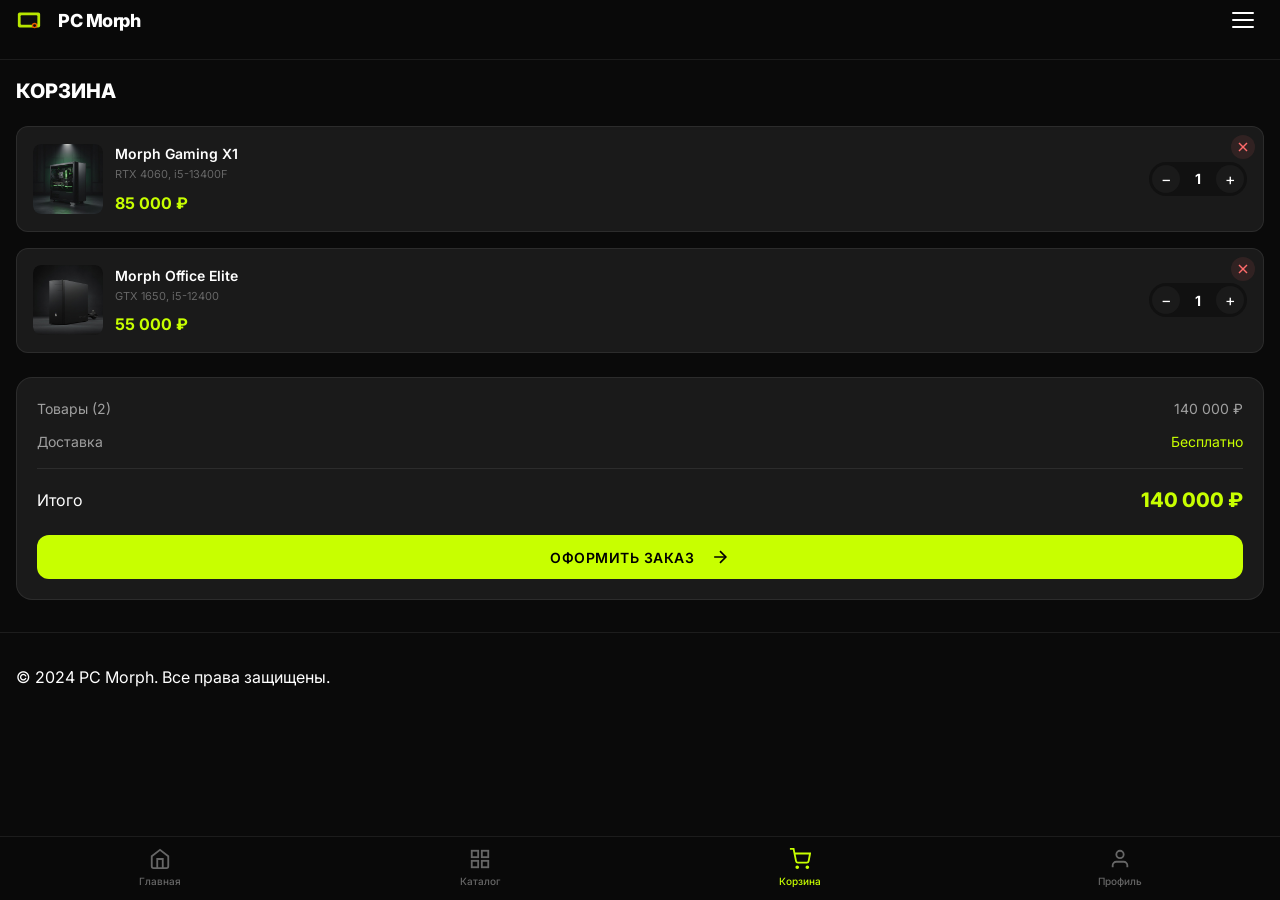
<file: cart.html>
<!DOCTYPE html>
<html lang="ru">
<head>
    <meta charset="UTF-8">
    <meta name="viewport" content="width=device-width, initial-scale=1.0, maximum-scale=1.0, user-scalable=no">
    <meta name="theme-color" content="#0a0a0a">
    <meta name="apple-mobile-web-app-capable" content="yes">
    <meta name="apple-mobile-web-app-status-bar-style" content="black-translucent">
    
    <!-- SEO Meta Tags -->
    <title>Корзина — PC Morph | Оформление заказа</title>
    <meta name="description" content="Ваша корзина покупок в PC Morph. Оформите заказ на игровые ПК и рабочие станции. Быстрая доставка по России. Гарантия 3 года.">
    <meta name="keywords" content="корзина, оформить заказ, купить игровой ПК, корзина PC Morph, заказ компьютера">
    
    <!-- Open Graph -->
    <meta property="og:title" content="Корзина — PC Morph">
    <meta property="og:description" content="Ваша корзина покупок. Оформите заказ на мощный игровой ПК.">
    <meta property="og:type" content="website">
    <meta property="og:url" content="https://pcmorph.ru/cart.html">
    
    <link rel="stylesheet" href="style.css">
    <link rel="preconnect" href="https://fonts.googleapis.com">
    <link rel="preconnect" href="https://fonts.gstatic.com" crossorigin>
    <link href="https://fonts.googleapis.com/css2?family=Inter:wght@400;500;600;700;800;900&display=swap" rel="stylesheet">
</head>
<body>
    <header class="header">
        <div class="container">
            <div class="header__inner">
                <a href="index.html" class="logo"><svg width="26" height="26" viewBox="0 0 28 28" fill="none" xmlns="http://www.w3.org/2000/svg" style="margin-right:8px;vertical-align:middle;display:inline-block;"><rect x="2" y="6" width="24" height="16" rx="2" fill="#b8e600"/><rect x="5" y="9" width="18" height="10" rx="1" fill="#0d0d0d"/><circle cx="20" cy="20" r="3" fill="#e65c00"/><circle cx="20" cy="20" r="1.5" fill="#0d0d0d"/></svg>PC Morph</a>
                <button class="mobile-menu-btn" id="menuBtn" aria-label="Menu">
                    <span></span>
                    <span></span>
                    <span></span>
                </button>
            </div>
        </div>
    </header>

    <nav class="mobile-menu" id="mobileMenu">
        <a href="index.html" class="mobile-menu__link">Главная</a>
        <a href="catalog.html" class="mobile-menu__link">Каталог</a>
        <a href="cart.html" class="mobile-menu__link active">Корзина</a>
        <a href="profile.html" class="mobile-menu__link">Профиль</a>
    </nav>

    <main>
        <section class="cart">
            <div class="container">
                <h1 class="page-title">Корзина</h1>
                
                <div class="cart__items" id="cartItems">
                    <div class="cart-item">
                        <div class="cart-item__image"><img src="img/pc-gaming-x1.jpg" alt="Morph Gaming X1" style="width:100%;height:100%;object-fit:cover;border-radius:var(--radius-sm);"></div>
                        <div class="cart-item__info">
                            <h3 class="cart-item__name">Morph Gaming X1</h3>
                            <p class="cart-item__specs">RTX 4060, i5-13400F</p>
                            <p class="cart-item__price">85 000 ₽</p>
                        </div>
                        <div class="cart-item__quantity">
                            <button class="quantity-btn" onclick="changeQuantity(-1)">−</button>
                            <span class="quantity-value">1</span>
                            <button class="quantity-btn" onclick="changeQuantity(1)">+</button>
                        </div>
                        <button class="cart-item__remove" onclick="removeItem()" aria-label="Удалить">
                            <svg width="16" height="16" viewBox="0 0 24 24" fill="none" stroke="currentColor" stroke-width="2">
                                <line x1="18" y1="6" x2="6" y2="18"/>
                                <line x1="6" y1="6" x2="18" y2="18"/>
                            </svg>
                        </button>
                    </div>

                    <div class="cart-item">
                        <div class="cart-item__image"><img src="img/pc-office-elite.jpg" alt="Morph Office Elite" style="width:100%;height:100%;object-fit:cover;border-radius:var(--radius-sm);"></div>
                        <div class="cart-item__info">
                            <h3 class="cart-item__name">Morph Office Elite</h3>
                            <p class="cart-item__specs">GTX 1650, i5-12400</p>
                            <p class="cart-item__price">55 000 ₽</p>
                        </div>
                        <div class="cart-item__quantity">
                            <button class="quantity-btn" onclick="changeQuantity(-1)">−</button>
                            <span class="quantity-value">1</span>
                            <button class="quantity-btn" onclick="changeQuantity(1)">+</button>
                        </div>
                        <button class="cart-item__remove" onclick="removeItem()" aria-label="Удалить">
                            <svg width="16" height="16" viewBox="0 0 24 24" fill="none" stroke="currentColor" stroke-width="2">
                                <line x1="18" y1="6" x2="6" y2="18"/>
                                <line x1="6" y1="6" x2="18" y2="18"/>
                            </svg>
                        </button>
                    </div>
                </div>

                <div class="cart__summary">
                    <div class="cart__row">
                        <span>Товары (2)</span>
                        <span>140 000 ₽</span>
                    </div>
                    <div class="cart__row">
                        <span>Доставка</span>
                        <span class="text-accent">Бесплатно</span>
                    </div>
                    <div class="cart__total">
                        <span>Итого</span>
                        <span class="cart__total-price" id="totalPrice">140 000 ₽</span>
                    </div>
                    <button class="btn btn--primary btn--full" onclick="checkout()">
                        Оформить заказ
                        <svg width="20" height="20" viewBox="0 0 24 24" fill="none" stroke="currentColor" stroke-width="2" style="margin-left: 8px;">
                            <line x1="5" y1="12" x2="19" y2="12"/>
                            <polyline points="12 5 19 12 12 19"/>
                        </svg>
                    </button>
                </div>
            </div>
        </section>
    </main>

    <nav class="bottom-nav">
        <a href="index.html" class="bottom-nav__item">
            <svg class="bottom-nav__icon" viewBox="0 0 24 24" fill="none" stroke="currentColor" stroke-width="2">
                <path d="M3 9l9-7 9 7v11a2 2 0 0 1-2 2H5a2 2 0 0 1-2-2z"/>
                <polyline points="9 22 9 12 15 12 15 22"/>
            </svg>
            <span class="bottom-nav__label">Главная</span>
        </a>
        <a href="catalog.html" class="bottom-nav__item">
            <svg class="bottom-nav__icon" viewBox="0 0 24 24" fill="none" stroke="currentColor" stroke-width="2">
                <rect x="3" y="3" width="7" height="7"/>
                <rect x="14" y="3" width="7" height="7"/>
                <rect x="14" y="14" width="7" height="7"/>
                <rect x="3" y="14" width="7" height="7"/>
            </svg>
            <span class="bottom-nav__label">Каталог</span>
        </a>
        <a href="cart.html" class="bottom-nav__item active">
            <svg class="bottom-nav__icon" viewBox="0 0 24 24" fill="none" stroke="currentColor" stroke-width="2">
                <circle cx="9" cy="21" r="1"/>
                <circle cx="20" cy="21" r="1"/>
                <path d="M1 1h4l2.68 13.39a2 2 0 0 0 2 1.61h9.72a2 2 0 0 0 2-1.61L23 6H6"/>
            </svg>
            <span class="bottom-nav__label">Корзина</span>
        </a>
        <a href="profile.html" class="bottom-nav__item">
            <svg class="bottom-nav__icon" viewBox="0 0 24 24" fill="none" stroke="currentColor" stroke-width="2">
                <path d="M20 21v-2a4 4 0 0 0-4-4H8a4 4 0 0 0-4 4v2"/>
                <circle cx="12" cy="7" r="4"/>
            </svg>
            <span class="bottom-nav__label">Профиль</span>
        </a>
    </nav>

    <footer class="footer">
        <div class="container">
            <p>&copy; 2024 PC Morph. Все права защищены.</p>
        </div>
    </footer>

    <script src="main.js"></script>
</body>
</html>
</file>
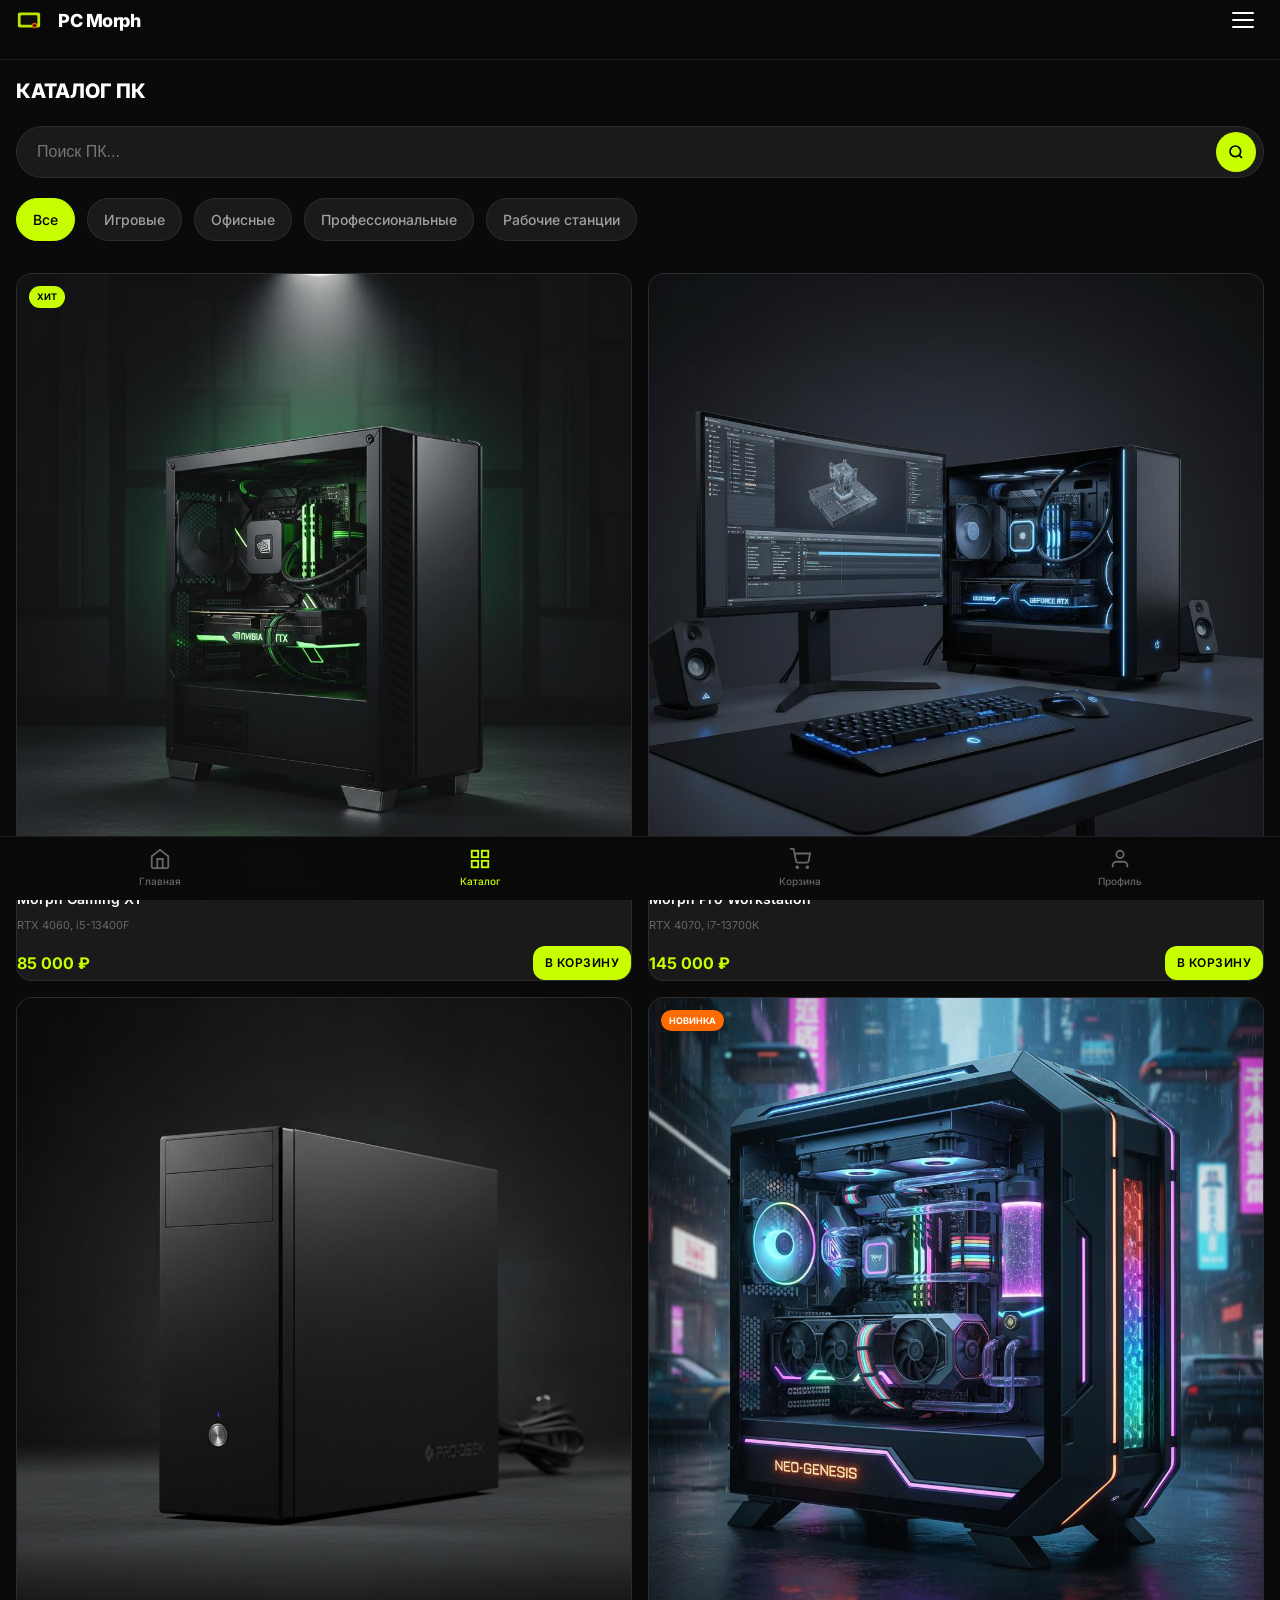
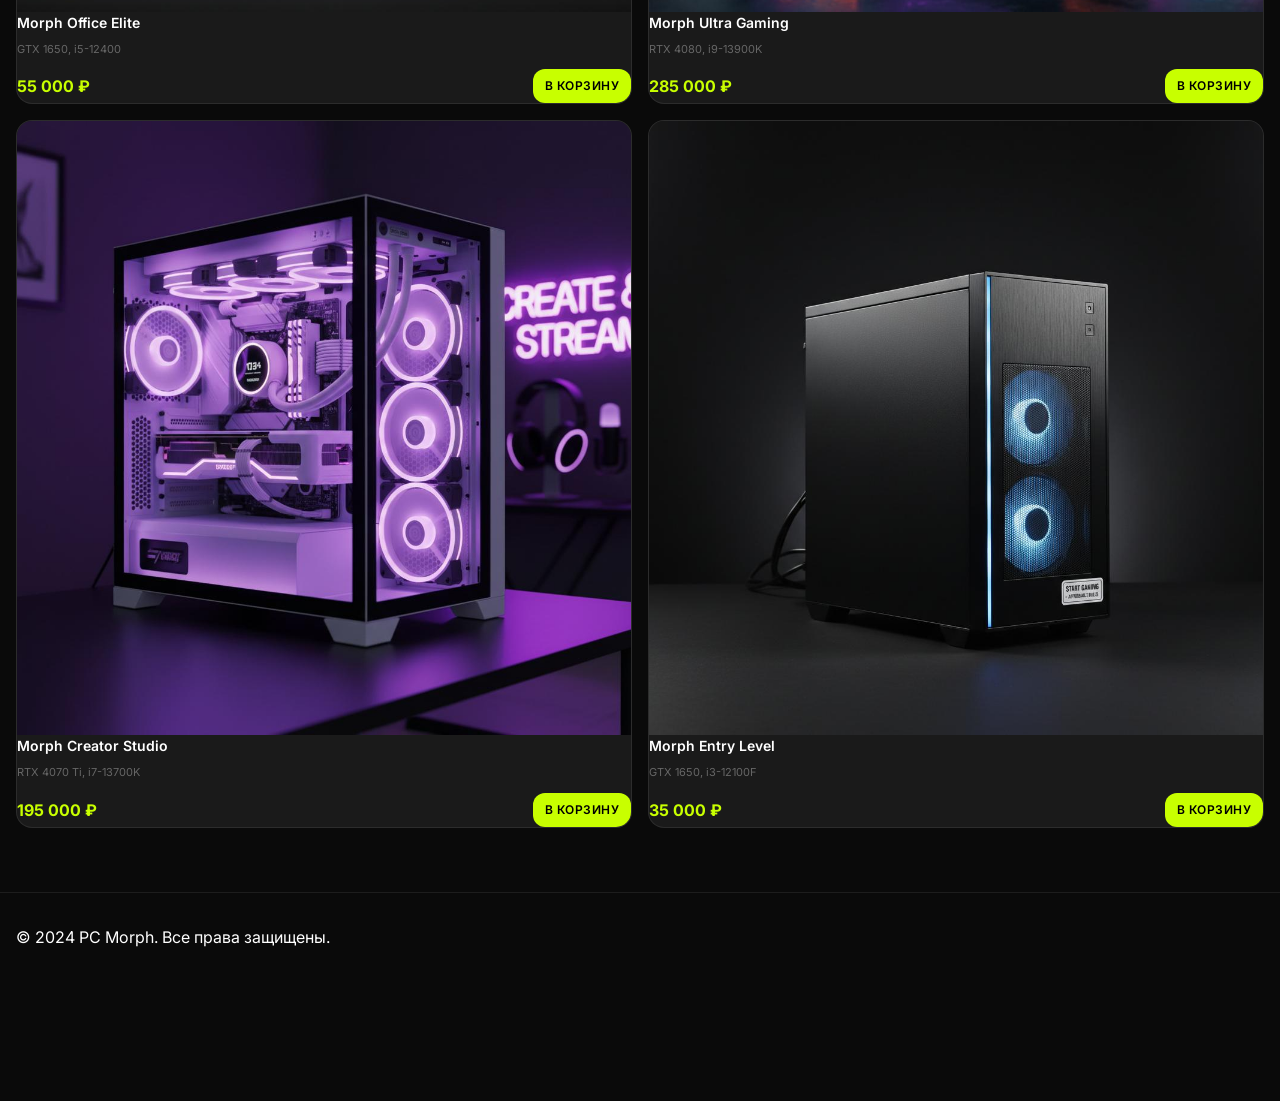
<file: catalog.html>
<!DOCTYPE html>
<html lang="ru">
<head>
    <meta charset="UTF-8">
    <meta name="viewport" content="width=device-width, initial-scale=1.0, maximum-scale=1.0, user-scalable=no">
    <meta name="theme-color" content="#0d0d0d">
    <meta name="apple-mobile-web-app-capable" content="yes">
    <meta name="apple-mobile-web-app-status-bar-style" content="black-translucent">
    
    <!-- SEO Meta Tags -->
    <title>Каталог игровых ПК — PC Morph | Купить компьютер с доставкой</title>
    <meta name="description" content="Каталог мощных игровых ПК и рабочих станций PC Morph. Гарантия 3 года, доставка по России. Цены от 35 000 ₽. RTX 4060, RTX 4070, RTX 4080.">
    <meta name="keywords" content="игровой компьютер, купить ПК, игровой ПК, RTX 4060, RTX 4070, RTX 4080, компьютер для игр, рабочая станция, PC Morph">
    
    <!-- Open Graph -->
    <meta property="og:title" content="Каталог игровых ПК — PC Morph">
    <meta property="og:description" content="Мощные игровые ПК премиум-класса. Гарантия 3 года, доставка по России.">
    <meta property="og:type" content="website">
    <meta property="og:url" content="https://pcmorph.ru/catalog.html">
    
    <link rel="stylesheet" href="style.css">
    <link rel="preconnect" href="https://fonts.googleapis.com">
    <link rel="preconnect" href="https://fonts.gstatic.com" crossorigin>
    <link href="https://fonts.googleapis.com/css2?family=Inter:wght@400;500;600;700;800;900&display=swap" rel="stylesheet">
</head>
<body>
    <header class="header">
        <div class="container">
            <div class="header__inner">
                <a href="index.html" class="logo"><svg width="26" height="26" viewBox="0 0 28 28" fill="none" xmlns="http://www.w3.org/2000/svg" style="margin-right:8px;vertical-align:middle;display:inline-block;"><rect x="2" y="6" width="24" height="16" rx="2" fill="#b8e600"/><rect x="5" y="9" width="18" height="10" rx="1" fill="#0d0d0d"/><circle cx="20" cy="20" r="3" fill="#e65c00"/><circle cx="20" cy="20" r="1.5" fill="#0d0d0d"/></svg>PC Morph</a>
                <button class="mobile-menu-btn" id="menuBtn" aria-label="Menu">
                    <span></span>
                    <span></span>
                    <span></span>
                </button>
            </div>
        </div>
    </header>

    <nav class="mobile-menu" id="mobileMenu">
        <a href="index.html" class="mobile-menu__link">Главная</a>
        <a href="catalog.html" class="mobile-menu__link active">Каталог</a>
        <a href="cart.html" class="mobile-menu__link">Корзина</a>
        <a href="profile.html" class="mobile-menu__link">Профиль</a>
    </nav>

    <main>
        <section class="catalog">
            <div class="container">
                <h1 class="page-title">Каталог ПК</h1>
                
                <div class="search">
                    <input type="text" class="search__input" placeholder="Поиск ПК...">
                    <button class="search__btn">
                        <svg width="16" height="16" viewBox="0 0 24 24" fill="none" stroke="currentColor" stroke-width="2.5">
                            <circle cx="11" cy="11" r="8"/>
                            <path d="m21 21-4.35-4.35"/>
                        </svg>
                    </button>
                </div>

                <div class="filters">
                    <button class="filter-btn active">Все</button>
                    <button class="filter-btn">Игровые</button>
                    <button class="filter-btn">Офисные</button>
                    <button class="filter-btn">Профессиональные</button>
                    <button class="filter-btn">Рабочие станции</button>
                </div>

                <!-- Компактная сетка товаров -->
                <div class="catalog__grid">
                    <a href="product.html" class="product-card">
                        <div class="product-card__badge">Хит</div>
                        <div class="product-card__image"><img src="img/pc-gaming-x1.jpg" alt="Morph Gaming X1" style="width:100%;height:100%;object-fit:cover;"></div>
                        <h3 class="product-card__name">Morph Gaming X1</h3>
                        <p class="product-card__specs">RTX 4060, i5-13400F</p>
                        <div class="product-card__footer">
                            <span class="product-card__price">85 000 ₽</span>
                            <span class="btn btn--small" onclick="event.preventDefault(); event.stopPropagation(); addToCart('Morph Gaming X1')">В корзину</span>
                        </div>
                    </a>

                    <a href="product.html" class="product-card">
                        <div class="product-card__image"><img src="img/pc-pro-workstation.jpg" alt="Morph Pro Workstation" style="width:100%;height:100%;object-fit:cover;"></div>
                        <h3 class="product-card__name">Morph Pro Workstation</h3>
                        <p class="product-card__specs">RTX 4070, i7-13700K</p>
                        <div class="product-card__footer">
                            <span class="product-card__price">145 000 ₽</span>
                            <span class="btn btn--small" onclick="event.preventDefault(); event.stopPropagation(); addToCart('Morph Pro Workstation')">В корзину</span>
                        </div>
                    </a>

                    <a href="product.html" class="product-card">
                        <div class="product-card__image"><img src="img/pc-office-elite.jpg" alt="Morph Office Elite" style="width:100%;height:100%;object-fit:cover;"></div>
                        <h3 class="product-card__name">Morph Office Elite</h3>
                        <p class="product-card__specs">GTX 1650, i5-12400</p>
                        <div class="product-card__footer">
                            <span class="product-card__price">55 000 ₽</span>
                            <span class="btn btn--small" onclick="event.preventDefault(); event.stopPropagation(); addToCart('Morph Office Elite')">В корзину</span>
                        </div>
                    </a>

                    <a href="product.html" class="product-card">
                        <div class="product-card__badge badge--new">Новинка</div>
                        <div class="product-card__image"><img src="img/pc-ultra-gaming.jpg" alt="Morph Ultra Gaming" style="width:100%;height:100%;object-fit:cover;"></div>
                        <h3 class="product-card__name">Morph Ultra Gaming</h3>
                        <p class="product-card__specs">RTX 4080, i9-13900K</p>
                        <div class="product-card__footer">
                            <span class="product-card__price">285 000 ₽</span>
                            <span class="btn btn--small" onclick="event.preventDefault(); event.stopPropagation(); addToCart('Morph Ultra Gaming')">В корзину</span>
                        </div>
                    </a>

                    <a href="product.html" class="product-card">
                        <div class="product-card__image"><img src="img/pc-creator-studio.jpg" alt="Morph Creator Studio" style="width:100%;height:100%;object-fit:cover;"></div>
                        <h3 class="product-card__name">Morph Creator Studio</h3>
                        <p class="product-card__specs">RTX 4070 Ti, i7-13700K</p>
                        <div class="product-card__footer">
                            <span class="product-card__price">195 000 ₽</span>
                            <span class="btn btn--small" onclick="event.preventDefault(); event.stopPropagation(); addToCart('Morph Creator Studio')">В корзину</span>
                        </div>
                    </a>

                    <a href="product.html" class="product-card">
                        <div class="product-card__image"><img src="img/pc-entry-level.jpg" alt="Morph Entry Level" style="width:100%;height:100%;object-fit:cover;"></div>
                        <h3 class="product-card__name">Morph Entry Level</h3>
                        <p class="product-card__specs">GTX 1650, i3-12100F</p>
                        <div class="product-card__footer">
                            <span class="product-card__price">35 000 ₽</span>
                            <span class="btn btn--small" onclick="event.preventDefault(); event.stopPropagation(); addToCart('Morph Entry Level')">В корзину</span>
                        </div>
                    </a>
                </div>
            </div>
        </section>
    </main>

    <nav class="bottom-nav">
        <a href="index.html" class="bottom-nav__item">
            <svg class="bottom-nav__icon" viewBox="0 0 24 24" fill="none" stroke="currentColor" stroke-width="2">
                <path d="M3 9l9-7 9 7v11a2 2 0 0 1-2 2H5a2 2 0 0 1-2-2z"/>
                <polyline points="9 22 9 12 15 12 15 22"/>
            </svg>
            <span class="bottom-nav__label">Главная</span>
        </a>
        <a href="catalog.html" class="bottom-nav__item active">
            <svg class="bottom-nav__icon" viewBox="0 0 24 24" fill="none" stroke="currentColor" stroke-width="2">
                <rect x="3" y="3" width="7" height="7"/>
                <rect x="14" y="3" width="7" height="7"/>
                <rect x="14" y="14" width="7" height="7"/>
                <rect x="3" y="14" width="7" height="7"/>
            </svg>
            <span class="bottom-nav__label">Каталог</span>
        </a>
        <a href="cart.html" class="bottom-nav__item">
            <svg class="bottom-nav__icon" viewBox="0 0 24 24" fill="none" stroke="currentColor" stroke-width="2">
                <circle cx="9" cy="21" r="1"/>
                <circle cx="20" cy="21" r="1"/>
                <path d="M1 1h4l2.68 13.39a2 2 0 0 0 2 1.61h9.72a2 2 0 0 0 2-1.61L23 6H6"/>
            </svg>
            <span class="bottom-nav__label">Корзина</span>
        </a>
        <a href="profile.html" class="bottom-nav__item">
            <svg class="bottom-nav__icon" viewBox="0 0 24 24" fill="none" stroke="currentColor" stroke-width="2">
                <path d="M20 21v-2a4 4 0 0 0-4-4H8a4 4 0 0 0-4 4v2"/>
                <circle cx="12" cy="7" r="4"/>
            </svg>
            <span class="bottom-nav__label">Профиль</span>
        </a>
    </nav>

    <footer class="footer">
        <div class="container">
            <p>&copy; 2024 PC Morph. Все права защищены.</p>
        </div>
    </footer>

    <script src="main.js"></script>
</body>
</html>
</file>
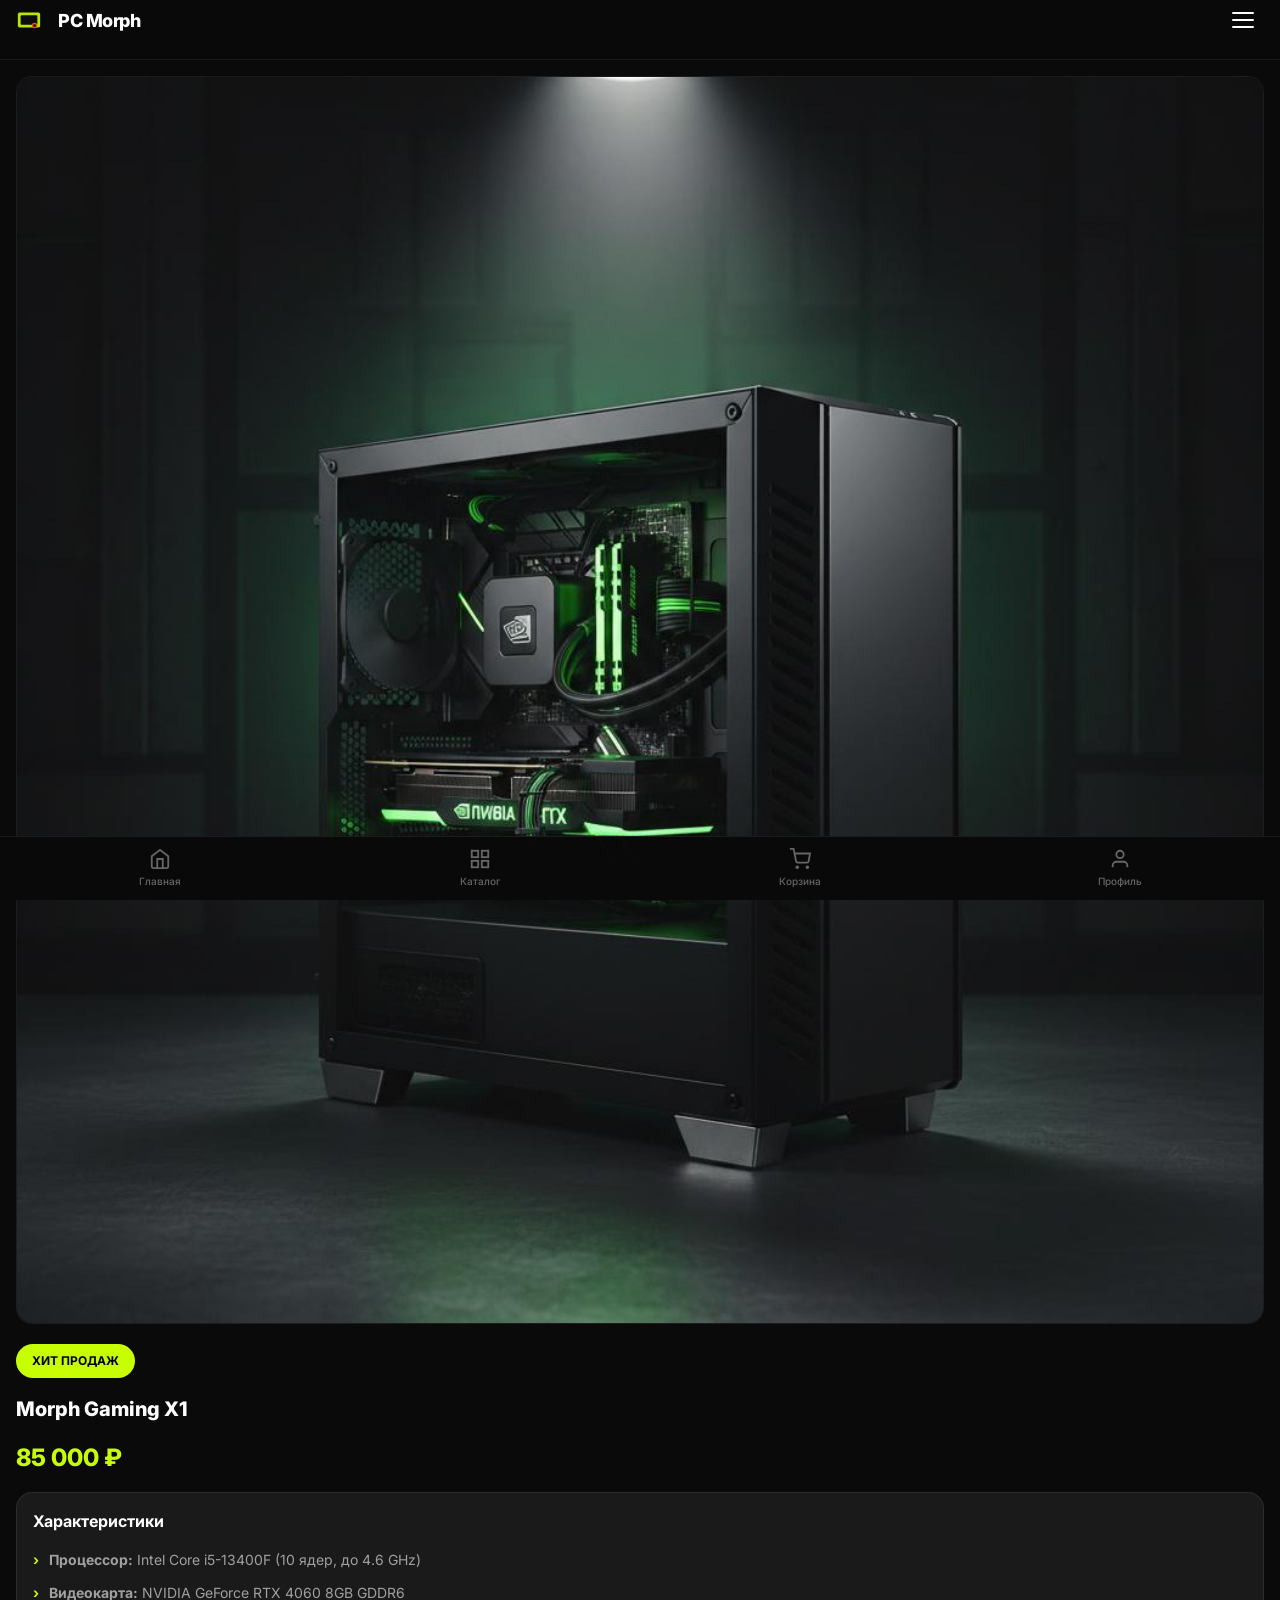
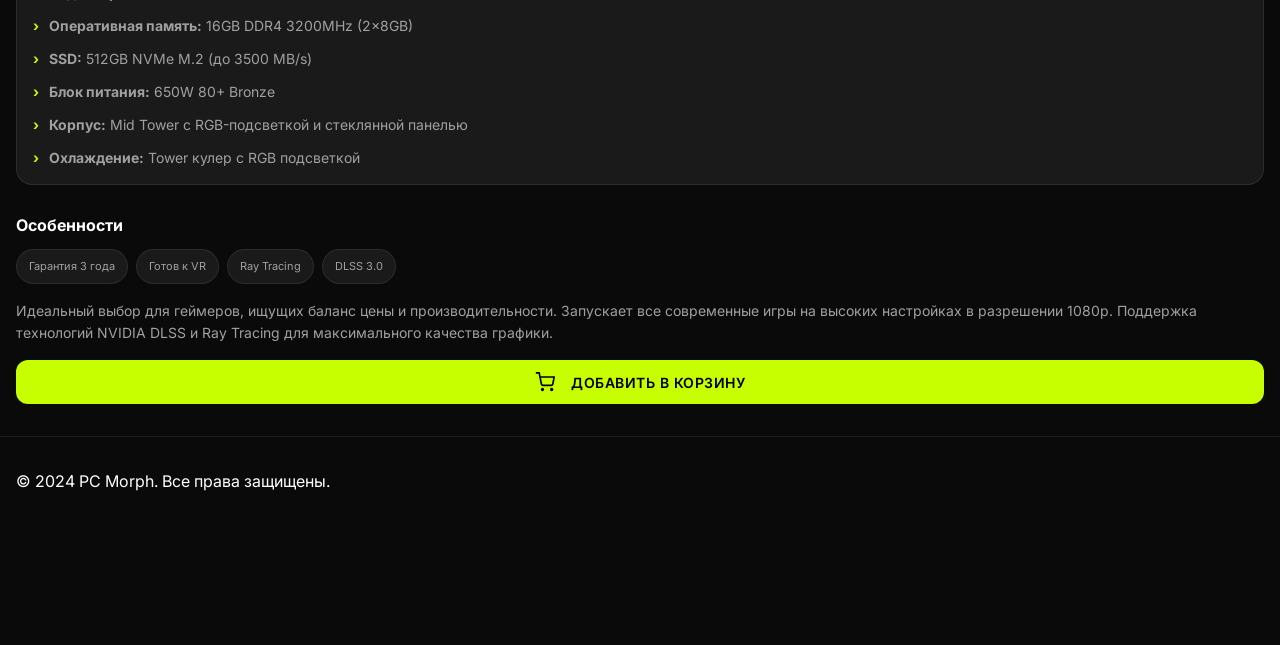
<file: product.html>
<!DOCTYPE html>
<html lang="ru">
<head>
    <meta charset="UTF-8">
    <meta name="viewport" content="width=device-width, initial-scale=1.0, maximum-scale=1.0, user-scalable=no">
    <meta name="theme-color" content="#0a0a0a">
    <meta name="apple-mobile-web-app-capable" content="yes">
    <meta name="apple-mobile-web-app-status-bar-style" content="black-translucent">
    
    <!-- SEO Meta Tags -->
    <title>Morph Gaming X1 — Игровой ПК с RTX 4060 | PC Morph</title>
    <meta name="description" content="Купить игровой компьютер Morph Gaming X1 с RTX 4060 и Intel Core i5-13400F. 16GB RAM, 512GB SSD. Гарантия 3 года. Доставка по России. Цена 85 000 ₽.">
    <meta name="keywords" content="Morph Gaming X1, RTX 4060, игровой компьютер, купить ПК с RTX 4060, Intel i5-13400F, игровой ПК 85000, PC Morph">
    
    <!-- Open Graph -->
    <meta property="og:title" content="Morph Gaming X1 — Игровой ПК с RTX 4060">
    <meta property="og:description" content="Мощный игровой компьютер с RTX 4060. Гарантия 3 года. Доставка по России.">
    <meta property="og:type" content="product">
    <meta property="og:url" content="https://pcmorph.ru/product.html">
    
    <link rel="stylesheet" href="style.css">
    <link rel="preconnect" href="https://fonts.googleapis.com">
    <link rel="preconnect" href="https://fonts.gstatic.com" crossorigin>
    <link href="https://fonts.googleapis.com/css2?family=Inter:wght@400;500;600;700;800;900&display=swap" rel="stylesheet">
</head>
<body>
    <header class="header">
        <div class="container">
            <div class="header__inner">
                <a href="index.html" class="logo"><svg width="26" height="26" viewBox="0 0 28 28" fill="none" xmlns="http://www.w3.org/2000/svg" style="margin-right:8px;vertical-align:middle;display:inline-block;"><rect x="2" y="6" width="24" height="16" rx="2" fill="#b8e600"/><rect x="5" y="9" width="18" height="10" rx="1" fill="#0d0d0d"/><circle cx="20" cy="20" r="3" fill="#e65c00"/><circle cx="20" cy="20" r="1.5" fill="#0d0d0d"/></svg>PC Morph</a>
                <button class="mobile-menu-btn" id="menuBtn" aria-label="Menu">
                    <span></span>
                    <span></span>
                    <span></span>
                </button>
            </div>
        </div>
    </header>

    <nav class="mobile-menu" id="mobileMenu">
        <a href="index.html" class="mobile-menu__link">Главная</a>
        <a href="catalog.html" class="mobile-menu__link active">Каталог</a>
        <a href="cart.html" class="mobile-menu__link">Корзина</a>
        <a href="profile.html" class="mobile-menu__link">Профиль</a>
    </nav>

    <main>
        <section class="product">
            <div class="container">
                <div class="product__gallery">
                    <div class="product__main-image"><img src="img/pc-gaming-x1.jpg" alt="Morph Gaming X1" style="width:100%;height:100%;object-fit:cover;border-radius:var(--radius-md);"></div>
                </div>
                
                <div class="product__info">
                    <div class="product__badge">Хит продаж</div>
                    <h1 class="product__title">Morph Gaming X1</h1>
                    <p class="product__price">85 000 ₽</p>
                    
                    <div class="product__specs">
                        <h3>Характеристики</h3>
                        <ul>
                            <li><strong>Процессор:</strong> Intel Core i5-13400F (10 ядер, до 4.6 GHz)</li>
                            <li><strong>Видеокарта:</strong> NVIDIA GeForce RTX 4060 8GB GDDR6</li>
                            <li><strong>Оперативная память:</strong> 16GB DDR4 3200MHz (2x8GB)</li>
                            <li><strong>SSD:</strong> 512GB NVMe M.2 (до 3500 MB/s)</li>
                            <li><strong>Блок питания:</strong> 650W 80+ Bronze</li>
                            <li><strong>Корпус:</strong> Mid Tower с RGB-подсветкой и стеклянной панелью</li>
                            <li><strong>Охлаждение:</strong> Tower кулер с RGB подсветкой</li>
                        </ul>
                    </div>
                    
                    <div class="product__features">
                        <h3>Особенности</h3>
                        <div class="features-list">
                            <div class="feature-tag">Гарантия 3 года</div>
                            <div class="feature-tag">Готов к VR</div>
                            <div class="feature-tag">Ray Tracing</div>
                            <div class="feature-tag">DLSS 3.0</div>
                        </div>
                    </div>
                    
                    <p class="product__desc">Идеальный выбор для геймеров, ищущих баланс цены и производительности. Запускает все современные игры на высоких настройках в разрешении 1080p. Поддержка технологий NVIDIA DLSS и Ray Tracing для максимального качества графики.</p>
                    
                    <button class="btn btn--primary btn--full" onclick="addToCart('Morph Gaming X1')">
                        <svg width="20" height="20" viewBox="0 0 24 24" fill="none" stroke="currentColor" stroke-width="2" style="margin-right: 8px;">
                            <circle cx="9" cy="21" r="1"/>
                            <circle cx="20" cy="21" r="1"/>
                            <path d="M1 1h4l2.68 13.39a2 2 0 0 0 2 1.61h9.72a2 2 0 0 0 2-1.61L23 6H6"/>
                        </svg>
                        Добавить в корзину
                    </button>
                </div>
            </div>
        </section>
    </main>

    <nav class="bottom-nav">
        <a href="index.html" class="bottom-nav__item">
            <svg class="bottom-nav__icon" viewBox="0 0 24 24" fill="none" stroke="currentColor" stroke-width="2">
                <path d="M3 9l9-7 9 7v11a2 2 0 0 1-2 2H5a2 2 0 0 1-2-2z"/>
                <polyline points="9 22 9 12 15 12 15 22"/>
            </svg>
            <span class="bottom-nav__label">Главная</span>
        </a>
        <a href="catalog.html" class="bottom-nav__item active">
            <svg class="bottom-nav__icon" viewBox="0 0 24 24" fill="none" stroke="currentColor" stroke-width="2">
                <rect x="3" y="3" width="7" height="7"/>
                <rect x="14" y="3" width="7" height="7"/>
                <rect x="14" y="14" width="7" height="7"/>
                <rect x="3" y="14" width="7" height="7"/>
            </svg>
            <span class="bottom-nav__label">Каталог</span>
        </a>
        <a href="cart.html" class="bottom-nav__item">
            <svg class="bottom-nav__icon" viewBox="0 0 24 24" fill="none" stroke="currentColor" stroke-width="2">
                <circle cx="9" cy="21" r="1"/>
                <circle cx="20" cy="21" r="1"/>
                <path d="M1 1h4l2.68 13.39a2 2 0 0 0 2 1.61h9.72a2 2 0 0 0 2-1.61L23 6H6"/>
            </svg>
            <span class="bottom-nav__label">Корзина</span>
        </a>
        <a href="profile.html" class="bottom-nav__item">
            <svg class="bottom-nav__icon" viewBox="0 0 24 24" fill="none" stroke="currentColor" stroke-width="2">
                <path d="M20 21v-2a4 4 0 0 0-4-4H8a4 4 0 0 0-4 4v2"/>
                <circle cx="12" cy="7" r="4"/>
            </svg>
            <span class="bottom-nav__label">Профиль</span>
        </a>
    </nav>

    <footer class="footer">
        <div class="container">
            <p>&copy; 2024 PC Morph. Все права защищены.</p>
        </div>
    </footer>

    <script src="main.js"></script>
</body>
</html>
</file>
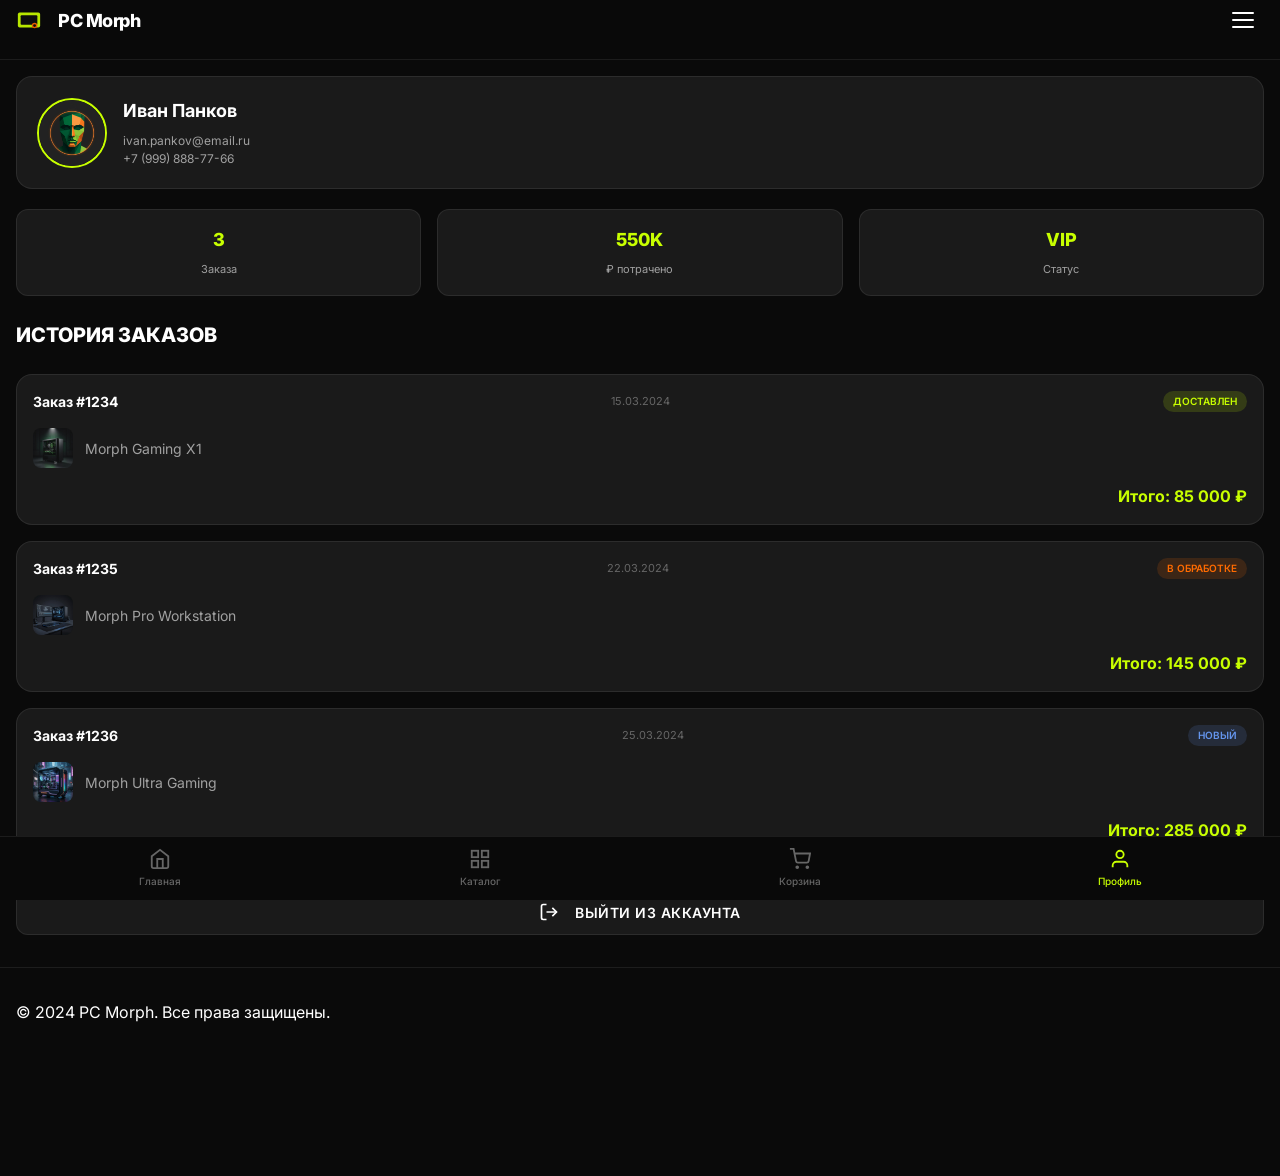
<file: profile.html>
<!DOCTYPE html>
<html lang="ru">
<head>
    <meta charset="UTF-8">
    <meta name="viewport" content="width=device-width, initial-scale=1.0, maximum-scale=1.0, user-scalable=no">
    <meta name="theme-color" content="#0a0a0a">
    <meta name="apple-mobile-web-app-capable" content="yes">
    <meta name="apple-mobile-web-app-status-bar-style" content="black-translucent">
    
    <!-- SEO Meta Tags -->
    <title>Личный кабинет — PC Morph | История заказов</title>
    <meta name="description" content="Личный кабинет PC Morph. История заказов, отслеживание доставки, управление профилем. Ваши игровые ПК и рабочие станции.">
    <meta name="keywords" content="личный кабинет, история заказов, мои заказы, PC Morph профиль, отслеживание заказа">
    
    <!-- Open Graph -->
    <meta property="og:title" content="Личный кабинет — PC Morph">
    <meta property="og:description" content="История заказов и управление профилем.">
    <meta property="og:type" content="website">
    <meta property="og:url" content="https://pcmorph.ru/profile.html">
    
    <link rel="stylesheet" href="style.css">
    <link rel="preconnect" href="https://fonts.googleapis.com">
    <link rel="preconnect" href="https://fonts.gstatic.com" crossorigin>
    <link href="https://fonts.googleapis.com/css2?family=Inter:wght@400;500;600;700;800;900&display=swap" rel="stylesheet">
</head>
<body>
    <header class="header">
        <div class="container">
            <div class="header__inner">
                <a href="index.html" class="logo"><svg width="26" height="26" viewBox="0 0 28 28" fill="none" xmlns="http://www.w3.org/2000/svg" style="margin-right:8px;vertical-align:middle;display:inline-block;"><rect x="2" y="6" width="24" height="16" rx="2" fill="#b8e600"/><rect x="5" y="9" width="18" height="10" rx="1" fill="#0d0d0d"/><circle cx="20" cy="20" r="3" fill="#e65c00"/><circle cx="20" cy="20" r="1.5" fill="#0d0d0d"/></svg>PC Morph</a>
                <button class="mobile-menu-btn" id="menuBtn" aria-label="Menu">
                    <span></span>
                    <span></span>
                    <span></span>
                </button>
            </div>
        </div>
    </header>

    <nav class="mobile-menu" id="mobileMenu">
        <a href="index.html" class="mobile-menu__link">Главная</a>
        <a href="catalog.html" class="mobile-menu__link">Каталог</a>
        <a href="cart.html" class="mobile-menu__link">Корзина</a>
        <a href="profile.html" class="mobile-menu__link active">Профиль</a>
    </nav>

    <main>
        <section class="profile">
            <div class="container">
                <div class="profile__header">
                    <div class="profile__avatar">
                        <img src="img/avatar.jpg" alt="Аватар" style="width:100%;height:100%;object-fit:cover;border-radius:50%;">
                    </div>
                    <div class="profile__info">
                        <h1 class="profile__name">Иван Панков</h1>
                        <p class="profile__email">ivan.pankov@email.ru</p>
                        <p class="profile__phone">+7 (999) 888-77-66</p>
                    </div>
                </div>

                <div class="profile__stats">
                    <div class="stat-item">
                        <span class="stat-value">3</span>
                        <span class="stat-label">Заказа</span>
                    </div>
                    <div class="stat-item">
                        <span class="stat-value">550K</span>
                        <span class="stat-label">₽ потрачено</span>
                    </div>
                    <div class="stat-item">
                        <span class="stat-value">VIP</span>
                        <span class="stat-label">Статус</span>
                    </div>
                </div>

                <h2 class="section-title">История заказов</h2>
                
                <div class="orders-list">
                    <div class="order-card">
                        <div class="order-card__header">
                            <span class="order-card__id">Заказ #1234</span>
                            <span class="order-card__date">15.03.2024</span>
                            <span class="order-card__status status--delivered">Доставлен</span>
                        </div>
                        <div class="order-card__items">
                            <div class="order-item">
                                <img src="img/pc-gaming-x1.jpg" alt="Morph Gaming X1" class="order-item__img">
                                <span>Morph Gaming X1</span>
                            </div>
                        </div>
                        <div class="order-card__total">Итого: 85 000 ₽</div>
                    </div>

                    <div class="order-card">
                        <div class="order-card__header">
                            <span class="order-card__id">Заказ #1235</span>
                            <span class="order-card__date">22.03.2024</span>
                            <span class="order-card__status status--processing">В обработке</span>
                        </div>
                        <div class="order-card__items">
                            <div class="order-item">
                                <img src="img/pc-pro-workstation.jpg" alt="Morph Pro Workstation" class="order-item__img">
                                <span>Morph Pro Workstation</span>
                            </div>
                        </div>
                        <div class="order-card__total">Итого: 145 000 ₽</div>
                    </div>

                    <div class="order-card">
                        <div class="order-card__header">
                            <span class="order-card__id">Заказ #1236</span>
                            <span class="order-card__date">25.03.2024</span>
                            <span class="order-card__status status--new">Новый</span>
                        </div>
                        <div class="order-card__items">
                            <div class="order-item">
                                <img src="img/pc-ultra-gaming.jpg" alt="Morph Ultra Gaming" class="order-item__img">
                                <span>Morph Ultra Gaming</span>
                            </div>
                        </div>
                        <div class="order-card__total">Итого: 285 000 ₽</div>
                    </div>
                </div>

                <button class="btn btn--secondary btn--full" style="margin-top: 30px;" onclick="logout()">
                    <svg width="20" height="20" viewBox="0 0 24 24" fill="none" stroke="currentColor" stroke-width="2" style="margin-right: 8px;">
                        <path d="M9 21H5a2 2 0 0 1-2-2V5a2 2 0 0 1 2-2h4"/>
                        <polyline points="16 17 21 12 16 7"/>
                        <line x1="21" y1="12" x2="9" y2="12"/>
                    </svg>
                    Выйти из аккаунта
                </button>
            </div>
        </section>
    </main>

    <nav class="bottom-nav">
        <a href="index.html" class="bottom-nav__item">
            <svg class="bottom-nav__icon" viewBox="0 0 24 24" fill="none" stroke="currentColor" stroke-width="2">
                <path d="M3 9l9-7 9 7v11a2 2 0 0 1-2 2H5a2 2 0 0 1-2-2z"/>
                <polyline points="9 22 9 12 15 12 15 22"/>
            </svg>
            <span class="bottom-nav__label">Главная</span>
        </a>
        <a href="catalog.html" class="bottom-nav__item">
            <svg class="bottom-nav__icon" viewBox="0 0 24 24" fill="none" stroke="currentColor" stroke-width="2">
                <rect x="3" y="3" width="7" height="7"/>
                <rect x="14" y="3" width="7" height="7"/>
                <rect x="14" y="14" width="7" height="7"/>
                <rect x="3" y="14" width="7" height="7"/>
            </svg>
            <span class="bottom-nav__label">Каталог</span>
        </a>
        <a href="cart.html" class="bottom-nav__item">
            <svg class="bottom-nav__icon" viewBox="0 0 24 24" fill="none" stroke="currentColor" stroke-width="2">
                <circle cx="9" cy="21" r="1"/>
                <circle cx="20" cy="21" r="1"/>
                <path d="M1 1h4l2.68 13.39a2 2 0 0 0 2 1.61h9.72a2 2 0 0 0 2-1.61L23 6H6"/>
            </svg>
            <span class="bottom-nav__label">Корзина</span>
        </a>
        <a href="profile.html" class="bottom-nav__item active">
            <svg class="bottom-nav__icon" viewBox="0 0 24 24" fill="none" stroke="currentColor" stroke-width="2">
                <path d="M20 21v-2a4 4 0 0 0-4-4H8a4 4 0 0 0-4 4v2"/>
                <circle cx="12" cy="7" r="4"/>
            </svg>
            <span class="bottom-nav__label">Профиль</span>
        </a>
    </nav>

    <footer class="footer">
        <div class="container">
            <p>&copy; 2024 PC Morph. Все права защищены.</p>
        </div>
    </footer>

    <script src="main.js"></script>
</body>
</html>
</file>
<file: style.css>
/* ========================================
   FONTS & BASE
   ======================================== */
@import url('https://fonts.googleapis.com/css2?family=Inter:wght@400;500;600;700;800;900&display=swap');

:root {
    /* Цвета - PC Morph уникальная палитра */
    --color-bg-primary: #0a0a0a;
    --color-bg-secondary: #111111;
    --color-bg-tertiary: #1a1a1a;
    --color-bg-card: rgba(26, 26, 26, 0.8);
    
    /* Акценты - кислотный зеленый + оранжевый */
    --color-accent-primary: #c8ff00;
    --color-accent-secondary: #ff6b00;
    --color-accent-hover: #d4ff33;
    
    /* Текст */
    --color-text-primary: #ffffff;
    --color-text-secondary: #a0a0a0;
    --color-text-muted: #666666;
    
    /* Границы */
    --color-border: rgba(255, 255, 255, 0.08);
    --color-glow: rgba(200, 255, 0, 0.15);
    
    /* Шрифты */
    --font-primary: 'Inter', -apple-system, BlinkMacSystemFont, sans-serif;
    
    /* Размеры */
    --text-xs: 0.75rem;
    --text-sm: 0.875rem;
    --text-base: 1rem;
    --text-lg: 1.125rem;
    --text-xl: 1.25rem;
    --text-2xl: 1.5rem;
    --text-3xl: 2rem;
    --text-4xl: 2.5rem;
    
    /* Отступы */
    --space-xs: 0.5rem;
    --space-sm: 0.75rem;
    --space-md: 1rem;
    --space-lg: 1.25rem;
    --space-xl: 1.5rem;
    --space-2xl: 2rem;
    --space-3xl: 3rem;
    
    /* Радиусы */
    --radius-sm: 8px;
    --radius-md: 12px;
    --radius-lg: 16px;
    --radius-full: 9999px;
    
    /* Тени */
    --shadow-sm: 0 2px 8px rgba(0, 0, 0, 0.3);
    --shadow-md: 0 4px 16px rgba(0, 0, 0, 0.4);
    --shadow-lg: 0 8px 32px rgba(0, 0, 0, 0.5);
    --shadow-glow: 0 0 30px rgba(200, 255, 0, 0.2);
    
    /* Высоты */
    --header-height: 60px;
    --bottom-nav-height: 64px;
}

/* ========================================
   RESET
   ======================================== */
*, *::before, *::after {
    box-sizing: border-box;
    margin: 0;
    padding: 0;
}

html {
    font-size: 16px;
    -webkit-font-smoothing: antialiased;
    -moz-osx-font-smoothing: grayscale;
}

body {
    font-family: var(--font-primary);
    background-color: var(--color-bg-primary);
    color: var(--color-text-primary);
    line-height: 1.5;
    min-height: 100vh;
    overflow-x: hidden;
    padding-bottom: var(--bottom-nav-height);
}

img {
    max-width: 100%;
    height: auto;
    display: block;
}

a {
    color: inherit;
    text-decoration: none;
}

button {
    font-family: inherit;
    cursor: pointer;
    border: none;
    background: none;
}

/* ========================================
   UTILITIES
   ======================================== */
.container {
    width: 100%;
    max-width: 100%;
    margin: 0 auto;
    padding: 0 var(--space-md);
}

.desktop-only {
    display: none !important;
}

.mobile-only {
    display: flex !important;
}

/* ========================================
   BUTTONS
   ======================================== */
.btn {
    display: inline-flex;
    align-items: center;
    justify-content: center;
    gap: var(--space-xs);
    padding: var(--space-sm) var(--space-md);
    font-size: var(--text-sm);
    font-weight: 600;
    text-transform: uppercase;
    letter-spacing: 0.5px;
    border-radius: var(--radius-md);
    transition: all 0.3s ease;
    position: relative;
    overflow: hidden;
    border: none;
}

.btn--primary {
    background: var(--color-accent-primary);
    color: #000;
}

.btn--primary:hover {
    background: var(--color-accent-hover);
    box-shadow: var(--shadow-glow);
    transform: translateY(-2px);
}

.btn--secondary {
    background: var(--color-bg-tertiary);
    color: var(--color-text-primary);
    border: 1px solid var(--color-border);
}

.btn--secondary:hover {
    border-color: var(--color-accent-primary);
    color: var(--color-accent-primary);
}

.btn--outline {
    background: transparent;
    color: var(--color-text-primary);
    border: 1px solid var(--color-border);
}

.btn--outline:hover {
    border-color: var(--color-accent-primary);
    color: var(--color-accent-primary);
}

.btn--large {
    padding: var(--space-md) var(--space-xl);
    font-size: var(--text-base);
    width: 100%;
}

.btn--small {
    padding: var(--space-xs) var(--space-sm);
    font-size: var(--text-xs);
}

.btn--full {
    width: 100%;
}

.btn--edit {
    background: rgba(200, 255, 0, 0.1);
    color: var(--color-accent-primary);
    padding: var(--space-xs);
}

.btn--delete {
    background: rgba(255, 107, 107, 0.1);
    color: #ff6b6b;
    padding: var(--space-xs);
}

/* Product card button */
.product-card .btn--small {
    background: var(--color-accent-primary);
    color: #000;
    font-weight: 600;
    border: none;
}

.product-card .btn--small:hover {
    background: var(--color-accent-hover);
    box-shadow: var(--shadow-glow);
}

/* ========================================
   HEADER
   ======================================== */
.header {
    position: fixed;
    top: 0;
    left: 0;
    right: 0;
    height: var(--header-height);
    background: rgba(10, 10, 10, 0.95);
    backdrop-filter: blur(20px);
    border-bottom: 1px solid var(--color-border);
    z-index: 1000;
}

.header__inner {
    display: flex;
    align-items: center;
    justify-content: space-between;
    height: 100%;
}

.logo {
    display: flex;
    align-items: center;
    gap: var(--space-xs);
    font-size: var(--text-lg);
    font-weight: 800;
    letter-spacing: -0.5px;
    color: var(--color-text-primary);
}

.logo svg {
    flex-shrink: 0;
}

.header__actions {
    display: flex;
    align-items: center;
    gap: var(--space-md);
}

.header__icon {
    color: var(--color-text-secondary);
    transition: color 0.2s;
    display: flex;
    align-items: center;
}

.header__icon:hover {
    color: var(--color-accent-primary);
}

/* ========================================
   MOBILE MENU BUTTON
   ======================================== */
.mobile-menu-btn {
    display: flex;
    flex-direction: column;
    justify-content: center;
    gap: 5px;
    width: 40px;
    height: 40px;
    padding: 8px;
    z-index: 1001;
}

.mobile-menu-btn span {
    display: block;
    width: 22px;
    height: 2px;
    background: var(--color-text-primary);
    border-radius: 2px;
    transition: all 0.3s ease;
}

.mobile-menu-btn.active span:nth-child(1) {
    transform: translateY(7px) rotate(45deg);
}

.mobile-menu-btn.active span:nth-child(2) {
    opacity: 0;
}

.mobile-menu-btn.active span:nth-child(3) {
    transform: translateY(-7px) rotate(-45deg);
}

/* ========================================
   MOBILE MENU
   ======================================== */
.mobile-menu {
    position: fixed;
    top: var(--header-height);
    left: 0;
    right: 0;
    bottom: 0;
    background: rgba(10, 10, 10, 0.98);
    backdrop-filter: blur(20px);
    z-index: 999;
    display: flex;
    flex-direction: column;
    padding: var(--space-xl);
    transform: translateX(100%);
    transition: transform 0.3s ease;
}

.mobile-menu.active {
    transform: translateX(0);
}

.mobile-menu__link {
    font-size: var(--text-xl);
    font-weight: 600;
    padding: var(--space-md) 0;
    border-bottom: 1px solid var(--color-border);
    color: var(--color-text-secondary);
    transition: color 0.2s;
}

.mobile-menu__link:hover,
.mobile-menu__link.active {
    color: var(--color-accent-primary);
}

/* ========================================
   HERO SLIDER
   ======================================== */
.hero-slider {
    position: relative;
    height: 100vh;
    min-height: 600px;
    max-height: 800px;
    overflow: hidden;
}

.slider-container {
    position: relative;
    height: 100%;
    width: 100%;
}

.slide {
    position: absolute;
    top: 0;
    left: 0;
    width: 100%;
    height: 100%;
    opacity: 0;
    visibility: hidden;
    transition: opacity 0.8s ease, visibility 0.8s ease;
}

.slide.active {
    opacity: 1;
    visibility: visible;
}

.slide__image {
    position: absolute;
    top: 0;
    left: 0;
    width: 100%;
    height: 100%;
}

.slide__image img {
    width: 100%;
    height: 100%;
    object-fit: cover;
}

.slide__overlay {
    position: absolute;
    top: 0;
    left: 0;
    width: 100%;
    height: 100%;
    background: linear-gradient(
        to bottom,
        rgba(10, 10, 10, 0.3) 0%,
        rgba(10, 10, 10, 0.5) 50%,
        rgba(10, 10, 10, 0.95) 100%
    );
}

.slide__content {
    position: absolute;
    bottom: 20%;
    left: 0;
    right: 0;
    padding: 0 var(--space-md);
    text-align: center;
}

.slide__badge {
    display: inline-block;
    padding: var(--space-xs) var(--space-md);
    background: var(--color-accent-primary);
    color: #000;
    font-size: var(--text-xs);
    font-weight: 700;
    text-transform: uppercase;
    letter-spacing: 1px;
    border-radius: var(--radius-full);
    margin-bottom: var(--space-lg);
}

.slide__title {
    font-size: clamp(1.75rem, 7vw, var(--text-3xl));
    font-weight: 900;
    line-height: 1.1;
    margin-bottom: var(--space-lg);
    text-transform: uppercase;
}

.slide__title span {
    color: var(--color-accent-primary);
}

.slide__desc {
    font-size: var(--text-base);
    color: var(--color-text-secondary);
    max-width: 100%;
    margin: 0 auto var(--space-xl);
    padding: 0 var(--space-sm);
}

.slide__actions {
    display: flex;
    gap: var(--space-md);
    justify-content: center;
    flex-wrap: wrap;
    flex-direction: column;
}

/* Slider Controls */
.slider-controls {
    position: absolute;
    bottom: 8%;
    left: 50%;
    transform: translateX(-50%);
    display: flex;
    align-items: center;
    gap: var(--space-lg);
    z-index: 10;
}

.slider-arrow {
    width: 44px;
    height: 44px;
    border-radius: 50%;
    background: rgba(255, 255, 255, 0.1);
    color: var(--color-text-primary);
    display: flex;
    align-items: center;
    justify-content: center;
    transition: all 0.3s ease;
}

.slider-arrow:hover {
    background: var(--color-accent-primary);
    color: #000;
}

.slider-dots {
    display: flex;
    gap: var(--space-sm);
}

.slider-dot {
    width: 10px;
    height: 10px;
    border-radius: 50%;
    background: rgba(255, 255, 255, 0.3);
    transition: all 0.3s ease;
}

.slider-dot.active {
    background: var(--color-accent-primary);
    transform: scale(1.2);
}

/* Slider Progress */
.slider-progress {
    position: absolute;
    bottom: 0;
    left: 0;
    right: 0;
    height: 3px;
    background: rgba(255, 255, 255, 0.1);
}

.slider-progress__bar {
    height: 100%;
    width: 0%;
    background: var(--color-accent-primary);
}

/* ========================================
   SECTIONS
   ======================================== */
.section-title {
    font-size: clamp(1.25rem, 5vw, var(--text-xl));
    font-weight: 800;
    text-transform: uppercase;
    margin-bottom: var(--space-xl);
}

.section-title span {
    color: var(--color-accent-primary);
}

.section-header {
    display: flex;
    justify-content: space-between;
    align-items: center;
    margin-bottom: var(--space-xl);
}

.section-link {
    display: flex;
    align-items: center;
    gap: var(--space-xs);
    color: var(--color-text-secondary);
    font-size: var(--text-sm);
    font-weight: 500;
    transition: color 0.2s;
}

.section-link:hover {
    color: var(--color-accent-primary);
}

/* ========================================
   CATEGORIES
   ======================================== */
.categories {
    padding: var(--space-2xl) 0;
    background: var(--color-bg-secondary);
}

.categories__grid {
    display: grid;
    grid-template-columns: 1fr;
    gap: var(--space-md);
}

.category-card {
    position: relative;
    height: 280px;
    border-radius: var(--radius-lg);
    overflow: hidden;
    display: block;
}

.category-card__image {
    position: absolute;
    top: 0;
    left: 0;
    width: 100%;
    height: 100%;
}

.category-card__image img {
    width: 100%;
    height: 100%;
    object-fit: cover;
    transition: transform 0.5s ease;
}

.category-card:hover .category-card__image img {
    transform: scale(1.05);
}

.category-card__overlay {
    position: absolute;
    top: 0;
    left: 0;
    width: 100%;
    height: 100%;
    background: linear-gradient(
        to top,
        rgba(10, 10, 10, 0.95) 0%,
        rgba(10, 10, 10, 0.3) 50%,
        transparent 100%
    );
}

.category-card__content {
    position: absolute;
    bottom: 0;
    left: 0;
    right: 0;
    padding: var(--space-lg);
}

.category-card__title {
    font-size: var(--text-lg);
    font-weight: 700;
    margin-bottom: var(--space-xs);
}

.category-card__desc {
    font-size: var(--text-sm);
    color: var(--color-text-secondary);
    margin-bottom: var(--space-md);
}

.category-card__link {
    display: inline-flex;
    align-items: center;
    gap: var(--space-xs);
    color: var(--color-accent-primary);
    font-size: var(--text-sm);
    font-weight: 600;
}

/* ========================================
   FEATURES
   ======================================== */
.features-section {
    padding: var(--space-2xl) 0;
    background: var(--color-bg-primary);
}

.features__grid {
    display: grid;
    grid-template-columns: repeat(2, 1fr);
    gap: var(--space-lg);
}

.feature-item {
    text-align: center;
}

.feature-item__icon {
    width: 56px;
    height: 56px;
    margin: 0 auto var(--space-sm);
    background: var(--color-bg-tertiary);
    border-radius: var(--radius-md);
    display: flex;
    align-items: center;
    justify-content: center;
    color: var(--color-accent-primary);
    border: 1px solid var(--color-border);
}

.feature-item__title {
    font-size: var(--text-sm);
    font-weight: 600;
    margin-bottom: var(--space-xs);
}

.feature-item__desc {
    font-size: var(--text-xs);
    color: var(--color-text-secondary);
}

/* ========================================
   POPULAR PRODUCTS
   ======================================== */
.popular-products {
    padding: var(--space-2xl) 0;
    background: var(--color-bg-secondary);
}

.products__grid {
    display: grid;
    grid-template-columns: repeat(2, 1fr);
    gap: var(--space-md);
}

.product-card,
a.product-card {
    background: var(--color-bg-tertiary);
    border-radius: var(--radius-lg);
    overflow: hidden;
    border: 1px solid var(--color-border);
    transition: all 0.3s ease;
    position: relative;
    display: block;
    text-decoration: none;
    color: inherit;
}

.product-card:hover,
a.product-card:hover {
    border-color: var(--color-accent-primary);
    box-shadow: var(--shadow-glow);
    transform: translateY(-4px);
}

a.product-card .product-card__footer {
    pointer-events: none;
}

a.product-card .btn--small {
    pointer-events: auto;
}

.product-card__badge {
    position: absolute;
    top: var(--space-sm);
    left: var(--space-sm);
    padding: 4px 8px;
    background: var(--color-accent-primary);
    color: #000;
    font-size: 9px;
    font-weight: 700;
    text-transform: uppercase;
    border-radius: var(--radius-full);
    z-index: 2;
}

.product-card__badge.badge--new {
    background: var(--color-accent-secondary);
    color: #fff;
}

.product-card__image {
    aspect-ratio: 1;
    overflow: hidden;
}

.product-card__image img {
    width: 100%;
    height: 100%;
    object-fit: cover;
    transition: transform 0.3s ease;
}

.product-card:hover .product-card__image img {
    transform: scale(1.05);
}

.product-card__content {
    padding: var(--space-sm);
}

.product-card__name {
    font-size: var(--text-sm);
    font-weight: 600;
    margin-bottom: var(--space-xs);
    white-space: nowrap;
    overflow: hidden;
    text-overflow: ellipsis;
}

.product-card__specs {
    font-size: 11px;
    color: var(--color-text-muted);
    margin-bottom: var(--space-sm);
}

.product-card__footer {
    display: flex;
    align-items: center;
    justify-content: space-between;
    gap: var(--space-xs);
}

.product-card__price {
    font-size: var(--text-base);
    font-weight: 700;
    color: var(--color-accent-primary);
}

/* ========================================
   CTA SECTION
   ======================================== */
.cta-section {
    padding: var(--space-2xl) 0;
    background: linear-gradient(135deg, var(--color-bg-tertiary) 0%, var(--color-bg-secondary) 100%);
    border-top: 1px solid var(--color-border);
    border-bottom: 1px solid var(--color-border);
}

.cta__content {
    text-align: center;
    max-width: 100%;
    margin: 0 auto;
    padding: 0 var(--space-md);
}

.cta__title {
    font-size: clamp(1.25rem, 5vw, var(--text-xl));
    font-weight: 800;
    margin-bottom: var(--space-md);
}

.cta__desc {
    font-size: var(--text-base);
    color: var(--color-text-secondary);
    margin-bottom: var(--space-xl);
}

/* ========================================
   FOOTER
   ======================================== */
.footer {
    padding: var(--space-2xl) 0 calc(var(--space-xl) + var(--bottom-nav-height));
    background: var(--color-bg-primary);
    border-top: 1px solid var(--color-border);
}

.footer__grid {
    display: grid;
    grid-template-columns: 1fr;
    gap: var(--space-xl);
    margin-bottom: var(--space-2xl);
}

.footer__logo {
    display: flex;
    align-items: center;
    gap: var(--space-sm);
    font-size: var(--text-lg);
    font-weight: 800;
    margin-bottom: var(--space-md);
}

.footer__text {
    font-size: var(--text-sm);
    color: var(--color-text-secondary);
    max-width: 300px;
}

.footer__title {
    font-size: var(--text-sm);
    font-weight: 700;
    margin-bottom: var(--space-md);
    text-transform: uppercase;
}

.footer__links {
    list-style: none;
}

.footer__links li {
    margin-bottom: var(--space-sm);
}

.footer__links a,
.footer__links li {
    font-size: var(--text-sm);
    color: var(--color-text-secondary);
    transition: color 0.2s;
}

.footer__links a:hover {
    color: var(--color-accent-primary);
}

.footer__bottom {
    padding-top: var(--space-xl);
    border-top: 1px solid var(--color-border);
    text-align: center;
    font-size: var(--text-xs);
    color: var(--color-text-muted);
}

/* ========================================
   BOTTOM NAV
   ======================================== */
.bottom-nav {
    position: fixed;
    bottom: 0;
    left: 0;
    right: 0;
    height: var(--bottom-nav-height);
    background: rgba(10, 10, 10, 0.98);
    backdrop-filter: blur(20px);
    border-top: 1px solid var(--color-border);
    justify-content: space-around;
    align-items: center;
    padding-bottom: env(safe-area-inset-bottom, 0);
    z-index: 1000;
    display: flex;
}

.bottom-nav__item {
    display: flex;
    flex-direction: column;
    align-items: center;
    gap: 4px;
    padding: var(--space-xs) var(--space-sm);
    color: var(--color-text-muted);
    transition: all 0.2s ease;
    flex: 1;
}

.bottom-nav__item.active {
    color: var(--color-accent-primary);
}

.bottom-nav__icon {
    width: 22px;
    height: 22px;
}

.bottom-nav__label {
    font-size: 10px;
    font-weight: 500;
}

/* ========================================
   PAGES - CATALOG, CART, PROFILE
   ======================================== */
.page-header {
    padding-top: calc(var(--header-height) + var(--space-lg));
    padding-bottom: var(--space-lg);
    background: var(--color-bg-secondary);
}

.page-title {
    font-size: clamp(1.25rem, 5vw, var(--text-xl));
    font-weight: 800;
    text-transform: uppercase;
    margin-bottom: var(--space-lg);
}

/* Search */
.search {
    position: relative;
    margin-bottom: var(--space-lg);
}

.search__input {
    width: 100%;
    padding: var(--space-md) var(--space-lg);
    padding-right: 60px;
    background: var(--color-bg-tertiary);
    border: 1px solid var(--color-border);
    border-radius: var(--radius-full);
    color: var(--color-text-primary);
    font-size: var(--text-base);
    transition: all 0.3s ease;
}

.search__input:focus {
    outline: none;
    border-color: var(--color-accent-primary);
}

.search__btn {
    position: absolute;
    right: 8px;
    top: 50%;
    transform: translateY(-50%);
    width: 40px;
    height: 40px;
    background: var(--color-accent-primary);
    border-radius: 50%;
    display: flex;
    align-items: center;
    justify-content: center;
    color: #000;
}

/* Filters */
.filters {
    display: flex;
    gap: var(--space-sm);
    overflow-x: auto;
    padding-bottom: var(--space-sm);
    margin-bottom: var(--space-lg);
    scrollbar-width: none;
}

.filters::-webkit-scrollbar {
    display: none;
}

.filter-btn {
    flex-shrink: 0;
    padding: var(--space-sm) var(--space-md);
    background: var(--color-bg-tertiary);
    border: 1px solid var(--color-border);
    border-radius: var(--radius-full);
    color: var(--color-text-secondary);
    font-size: var(--text-sm);
    font-weight: 500;
    transition: all 0.2s ease;
    white-space: nowrap;
}

.filter-btn.active {
    background: var(--color-accent-primary);
    color: #000;
    border-color: var(--color-accent-primary);
}

/* Catalog Grid */
.catalog__grid {
    display: grid;
    grid-template-columns: repeat(2, 1fr);
    gap: var(--space-md);
    padding-bottom: var(--space-2xl);
}

.catalog {
    padding-top: calc(var(--header-height) + var(--space-md));
    padding-bottom: var(--space-2xl);
}

/* Cart */
.cart {
    padding-top: calc(var(--header-height) + var(--space-md));
    padding-bottom: var(--space-2xl);
}

.cart__items {
    display: flex;
    flex-direction: column;
    gap: var(--space-md);
    margin-bottom: var(--space-xl);
}

.cart-item {
    display: grid;
    grid-template-columns: 70px 1fr auto;
    gap: var(--space-sm);
    align-items: center;
    background: var(--color-bg-tertiary);
    border: 1px solid var(--color-border);
    border-radius: var(--radius-md);
    padding: var(--space-md);
    position: relative;
}

.cart-item__image {
    width: 70px;
    height: 70px;
    border-radius: var(--radius-sm);
    overflow: hidden;
}

.cart-item__image img {
    width: 100%;
    height: 100%;
    object-fit: cover;
}

.cart-item__name {
    font-size: var(--text-sm);
    font-weight: 600;
    margin-bottom: 2px;
}

.cart-item__specs {
    font-size: 11px;
    color: var(--color-text-muted);
    margin-bottom: var(--space-xs);
}

.cart-item__price {
    font-size: var(--text-base);
    font-weight: 700;
    color: var(--color-accent-primary);
}

.cart-item__quantity {
    display: flex;
    align-items: center;
    gap: var(--space-xs);
    background: var(--color-bg-secondary);
    border-radius: var(--radius-full);
    padding: 3px;
}

.quantity-btn {
    width: 28px;
    height: 28px;
    background: var(--color-bg-tertiary);
    border-radius: 50%;
    color: var(--color-text-primary);
    font-size: var(--text-base);
    display: flex;
    align-items: center;
    justify-content: center;
    transition: all 0.2s ease;
}

.quantity-btn:hover {
    background: var(--color-accent-primary);
    color: #000;
}

.quantity-value {
    font-weight: 700;
    min-width: 20px;
    text-align: center;
    font-size: var(--text-sm);
}

.cart-item__remove {
    position: absolute;
    top: var(--space-xs);
    right: var(--space-xs);
    width: 24px;
    height: 24px;
    background: rgba(255, 107, 107, 0.1);
    border-radius: 50%;
    color: #ff6b6b;
    display: flex;
    align-items: center;
    justify-content: center;
    transition: all 0.2s ease;
}

.cart-item__remove:hover {
    background: rgba(255, 107, 107, 0.2);
}

.cart__summary {
    background: var(--color-bg-tertiary);
    border-radius: var(--radius-lg);
    padding: var(--space-lg);
    border: 1px solid var(--color-border);
}

.cart__row {
    display: flex;
    justify-content: space-between;
    align-items: center;
    margin-bottom: var(--space-sm);
    font-size: var(--text-sm);
    color: var(--color-text-secondary);
}

.cart__total {
    display: flex;
    justify-content: space-between;
    align-items: center;
    margin-top: var(--space-md);
    margin-bottom: var(--space-lg);
    padding-top: var(--space-md);
    border-top: 1px solid var(--color-border);
}

.cart__total-label {
    font-size: var(--text-base);
    color: var(--color-text-secondary);
}

.cart__total-price {
    font-size: var(--text-xl);
    font-weight: 800;
    color: var(--color-accent-primary);
}

.text-accent {
    color: var(--color-accent-primary);
}

/* Profile */
.profile {
    padding-top: calc(var(--header-height) + var(--space-md));
    padding-bottom: var(--space-2xl);
}

.profile__header {
    display: flex;
    align-items: center;
    gap: var(--space-md);
    padding: var(--space-lg);
    background: var(--color-bg-tertiary);
    border-radius: var(--radius-lg);
    margin-bottom: var(--space-lg);
    border: 1px solid var(--color-border);
}

.profile__avatar {
    width: 70px;
    height: 70px;
    border-radius: 50%;
    background: var(--color-bg-secondary);
    border: 2px solid var(--color-accent-primary);
    display: flex;
    align-items: center;
    justify-content: center;
    font-size: var(--text-xl);
    font-weight: 700;
    color: var(--color-accent-primary);
    flex-shrink: 0;
    overflow: hidden;
}

.profile__name {
    font-size: var(--text-lg);
    font-weight: 700;
    margin-bottom: var(--space-xs);
}

.profile__email,
.profile__phone {
    font-size: var(--text-xs);
    color: var(--color-text-secondary);
}

.profile__stats {
    display: grid;
    grid-template-columns: repeat(3, 1fr);
    gap: var(--space-md);
    margin-bottom: var(--space-xl);
}

.stat-item {
    background: var(--color-bg-tertiary);
    border-radius: var(--radius-md);
    padding: var(--space-md);
    text-align: center;
    border: 1px solid var(--color-border);
}

.stat-value {
    display: block;
    font-size: var(--text-lg);
    font-weight: 800;
    color: var(--color-accent-primary);
    margin-bottom: 2px;
}

.stat-label {
    font-size: 11px;
    color: var(--color-text-secondary);
}

.orders-list {
    display: flex;
    flex-direction: column;
    gap: var(--space-md);
}

.order-card {
    background: var(--color-bg-tertiary);
    border-radius: var(--radius-lg);
    padding: var(--space-md);
    border: 1px solid var(--color-border);
}

.order-card__header {
    display: flex;
    justify-content: space-between;
    align-items: center;
    margin-bottom: var(--space-md);
    flex-wrap: wrap;
    gap: var(--space-xs);
}

.order-card__id {
    font-weight: 700;
    font-size: var(--text-sm);
}

.order-card__date {
    font-size: 11px;
    color: var(--color-text-muted);
}

.order-card__status {
    padding: 3px 10px;
    border-radius: var(--radius-full);
    font-size: 10px;
    font-weight: 600;
    text-transform: uppercase;
}

.status--delivered {
    background: rgba(200, 255, 0, 0.15);
    color: var(--color-accent-primary);
}

.status--processing {
    background: rgba(255, 107, 0, 0.15);
    color: var(--color-accent-secondary);
}

.status--new {
    background: rgba(100, 149, 237, 0.15);
    color: cornflowerblue;
}

.order-card__items {
    margin-bottom: var(--space-md);
}

.order-item {
    display: flex;
    align-items: center;
    gap: var(--space-sm);
    font-size: var(--text-sm);
    color: var(--color-text-secondary);
    margin-bottom: var(--space-xs);
}

.order-item__img {
    width: 40px;
    height: 40px;
    border-radius: var(--radius-sm);
    object-fit: cover;
}

.order-card__total {
    text-align: right;
    font-size: var(--text-base);
    font-weight: 700;
    color: var(--color-accent-primary);
}

/* Admin Dashboard */
.admin {
    padding-top: calc(var(--header-height) + var(--space-md));
    padding-bottom: var(--space-2xl);
}

.dashboard {
    display: grid;
    grid-template-columns: repeat(2, 1fr);
    gap: var(--space-md);
    margin-bottom: var(--space-xl);
}

.dashboard__card {
    background: var(--color-bg-tertiary);
    border-radius: var(--radius-lg);
    padding: var(--space-md);
    border: 1px solid var(--color-border);
    display: flex;
    flex-direction: column;
    gap: var(--space-sm);
    position: relative;
}

.dashboard__icon {
    width: 40px;
    height: 40px;
    border-radius: var(--radius-md);
    display: flex;
    align-items: center;
    justify-content: center;
}

.dashboard__info {
    display: flex;
    flex-direction: column;
}

.dashboard__value {
    font-size: var(--text-lg);
    font-weight: 800;
    color: var(--color-text-primary);
}

.dashboard__label {
    font-size: 11px;
    color: var(--color-text-secondary);
}

.dashboard__change {
    position: absolute;
    top: var(--space-md);
    right: var(--space-md);
    font-size: 11px;
    font-weight: 600;
    padding: 2px 6px;
    border-radius: var(--radius-sm);
    background: rgba(74, 222, 128, 0.15);
    color: #4ade80;
}

.dashboard__change.positive {
    background: rgba(74, 222, 128, 0.15);
    color: #4ade80;
}

/* Chart Section */
.chart-section {
    margin-bottom: var(--space-xl);
}

.chart-container {
    background: var(--color-bg-tertiary);
    border-radius: var(--radius-lg);
    padding: var(--space-lg);
    border: 1px solid var(--color-border);
    height: 200px;
}

.chart-bars {
    display: flex;
    align-items: flex-end;
    justify-content: space-around;
    height: 100%;
    gap: var(--space-md);
}

.chart-bar {
    flex: 1;
    background: linear-gradient(to top, var(--color-accent-primary), var(--color-accent-hover));
    border-radius: var(--radius-sm) var(--radius-sm) 0 0;
    min-height: 20px;
    position: relative;
    display: flex;
    flex-direction: column;
    align-items: center;
    justify-content: flex-end;
    padding-bottom: var(--space-sm);
    opacity: 0.7;
    transition: opacity 0.3s;
}

.chart-bar.active {
    opacity: 1;
}

.chart-value {
    position: absolute;
    top: -20px;
    font-size: 11px;
    font-weight: 600;
    color: var(--color-accent-primary);
}

.chart-label {
    font-size: 10px;
    color: var(--color-text-secondary);
    margin-top: var(--space-xs);
}

/* Admin Actions */
.admin__actions {
    display: flex;
    gap: var(--space-md);
    margin-bottom: var(--space-xl);
}

.admin__search {
    display: flex;
    gap: var(--space-sm);
    margin-bottom: var(--space-lg);
}

.admin__search .search__input {
    flex: 1;
}

/* Admin Table */
.admin__table-wrapper {
    overflow-x: auto;
    margin-bottom: var(--space-2xl);
    -webkit-overflow-scrolling: touch;
}

.admin__table {
    width: 100%;
    min-width: 600px;
    border-collapse: collapse;
    font-size: var(--text-sm);
}

.admin__table th,
.admin__table td {
    padding: var(--space-sm);
    text-align: left;
    border-bottom: 1px solid var(--color-border);
}

.admin__table th {
    font-weight: 600;
    color: var(--color-text-secondary);
    text-transform: uppercase;
    font-size: 10px;
    letter-spacing: 0.5px;
}

.admin__table tr:hover td {
    background: var(--color-bg-tertiary);
}

.status-badge {
    padding: 3px 8px;
    border-radius: var(--radius-full);
    font-size: 9px;
    font-weight: 600;
    text-transform: uppercase;
}

/* Product Page */
.product {
    padding-top: calc(var(--header-height) + var(--space-md));
    padding-bottom: var(--space-2xl);
}

.product__gallery {
    margin-bottom: var(--space-lg);
}

.product__main-image {
    aspect-ratio: 1;
    border-radius: var(--radius-lg);
    overflow: hidden;
    border: 1px solid var(--color-border);
}

.product__main-image img {
    width: 100%;
    height: 100%;
    object-fit: cover;
}

.product__info {
    display: flex;
    flex-direction: column;
    gap: var(--space-md);
}

.product__badge {
    display: inline-block;
    padding: var(--space-xs) var(--space-md);
    background: var(--color-accent-primary);
    color: #000;
    font-size: var(--text-xs);
    font-weight: 700;
    text-transform: uppercase;
    border-radius: var(--radius-full);
    width: fit-content;
}

.product__title {
    font-size: var(--text-xl);
    font-weight: 800;
}

.product__price {
    font-size: var(--text-2xl);
    font-weight: 800;
    color: var(--color-accent-primary);
}

.product__specs {
    background: var(--color-bg-tertiary);
    border-radius: var(--radius-lg);
    padding: var(--space-md);
    border: 1px solid var(--color-border);
}

.product__specs h3 {
    font-size: var(--text-base);
    margin-bottom: var(--space-md);
}

.product__specs ul {
    list-style: none;
    display: flex;
    flex-direction: column;
    gap: var(--space-sm);
}

.product__specs li {
    font-size: var(--text-sm);
    color: var(--color-text-secondary);
    padding-left: var(--space-md);
    position: relative;
}

.product__specs li::before {
    content: '›';
    position: absolute;
    left: 0;
    color: var(--color-accent-primary);
    font-weight: bold;
}

.product__features {
    margin-top: var(--space-sm);
}

.product__features h3 {
    font-size: var(--text-base);
    margin-bottom: var(--space-sm);
}

.features-list {
    display: flex;
    flex-wrap: wrap;
    gap: var(--space-xs);
}

.feature-tag {
    padding: var(--space-xs) var(--space-sm);
    background: var(--color-bg-tertiary);
    border: 1px solid var(--color-border);
    border-radius: var(--radius-full);
    font-size: 11px;
    color: var(--color-text-secondary);
}

.product__desc {
    color: var(--color-text-secondary);
    line-height: 1.6;
    font-size: var(--text-sm);
}

/* Modal */
.modal {
    position: fixed;
    top: 0;
    left: 0;
    right: 0;
    bottom: 0;
    z-index: 10000;
    display: flex;
    align-items: flex-end;
    justify-content: center;
}

.modal__overlay {
    position: absolute;
    top: 0;
    left: 0;
    right: 0;
    bottom: 0;
    background: rgba(0, 0, 0, 0.8);
}

.modal__content {
    position: relative;
    background: var(--color-bg-secondary);
    border-radius: var(--radius-lg) var(--radius-lg) 0 0;
    width: 100%;
    max-height: 90vh;
    overflow-y: auto;
    animation: slideUp 0.3s ease;
}

@keyframes slideUp {
    from {
        transform: translateY(100%);
    }
    to {
        transform: translateY(0);
    }
}

.modal__header {
    display: flex;
    justify-content: space-between;
    align-items: center;
    padding: var(--space-lg);
    border-bottom: 1px solid var(--color-border);
}

.modal__header h3 {
    font-size: var(--text-lg);
    font-weight: 700;
}

.modal__close {
    color: var(--color-text-secondary);
    padding: var(--space-xs);
}

.modal__body {
    padding: var(--space-lg);
}

.modal__footer {
    display: flex;
    gap: var(--space-md);
    padding: var(--space-lg);
    border-top: 1px solid var(--color-border);
}

.modal__footer .btn {
    flex: 1;
}

/* Form Elements */
.form-group {
    margin-bottom: var(--space-md);
}

.form-group label {
    display: block;
    font-size: var(--text-sm);
    color: var(--color-text-secondary);
    margin-bottom: var(--space-xs);
}

.form-input {
    width: 100%;
    padding: var(--space-md);
    background: var(--color-bg-tertiary);
    border: 1px solid var(--color-border);
    border-radius: var(--radius-md);
    color: var(--color-text-primary);
    font-size: var(--text-base);
}

.form-input:focus {
    outline: none;
    border-color: var(--color-accent-primary);
}

.form-row {
    display: grid;
    grid-template-columns: 1fr 1fr;
    gap: var(--space-md);
}

/* Notification */
.notification {
    position: fixed;
    top: calc(var(--header-height) + var(--space-md));
    left: 50%;
    transform: translateX(-50%);
    background: var(--color-accent-primary);
    color: #000;
    padding: var(--space-md) var(--space-xl);
    border-radius: var(--radius-md);
    font-weight: 600;
    z-index: 10000;
    box-shadow: var(--shadow-lg);
    animation: slideDown 0.3s ease;
    font-size: var(--text-sm);
}

@keyframes slideDown {
    from {
        opacity: 0;
        transform: translateX(-50%) translateY(-20px);
    }
    to {
        opacity: 1;
        transform: translateX(-50%) translateY(0);
    }
}

/* Animations */
@keyframes fadeInUp {
    from {
        opacity: 0;
        transform: translateY(30px);
    }
    to {
        opacity: 1;
        transform: translateY(0);
    }
}

.animate-fade-in-up {
    animation: fadeInUp 0.6s ease forwards;
}

/* Touch feedback */
@media (hover: none) {
    .btn:active,
    .bottom-nav__item:active,
    .product-card:active,
    .category-card:active {
        transform: scale(0.98);
    }
}

/* Safe area for iPhone */
@supports (padding-bottom: env(safe-area-inset-bottom)) {
    .bottom-nav {
        padding-bottom: env(safe-area-inset-bottom);
    }
    
    body {
        padding-bottom: calc(var(--bottom-nav-height) + env(safe-area-inset-bottom));
    }
}
</file>
